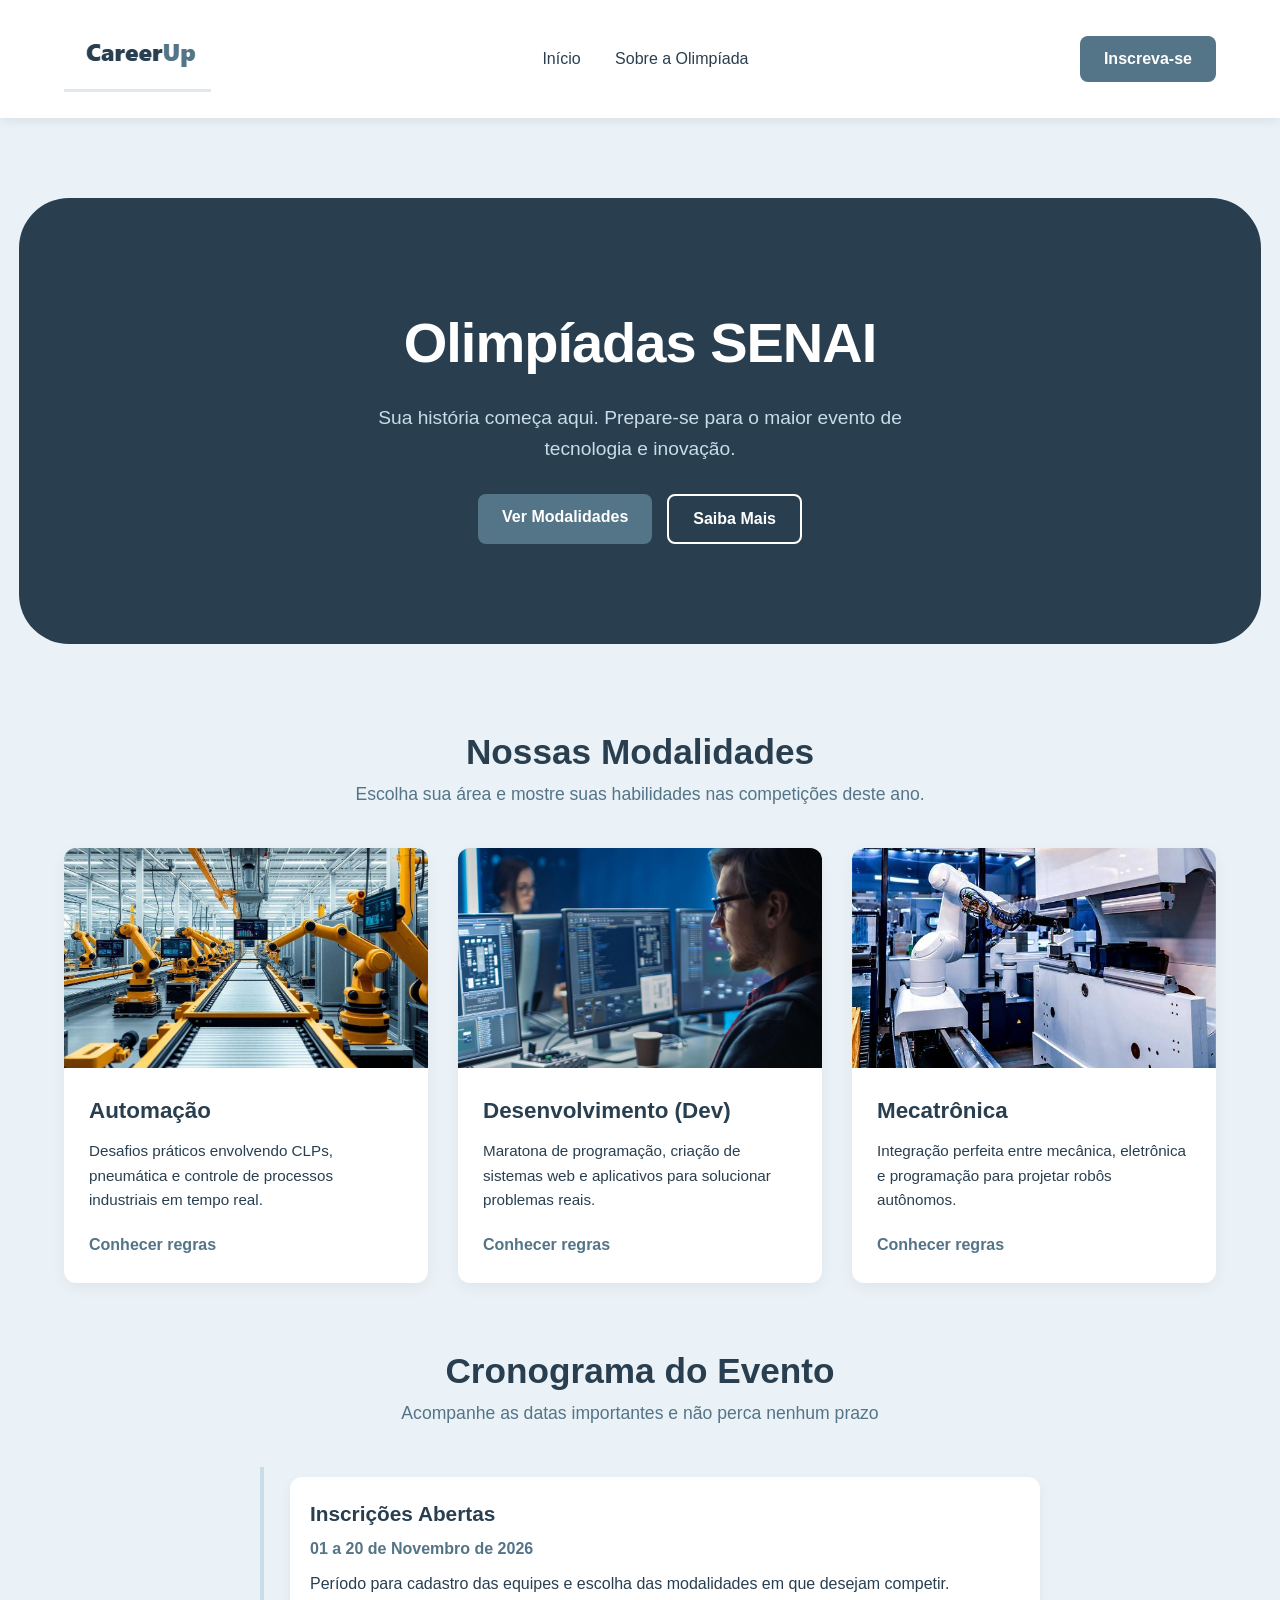
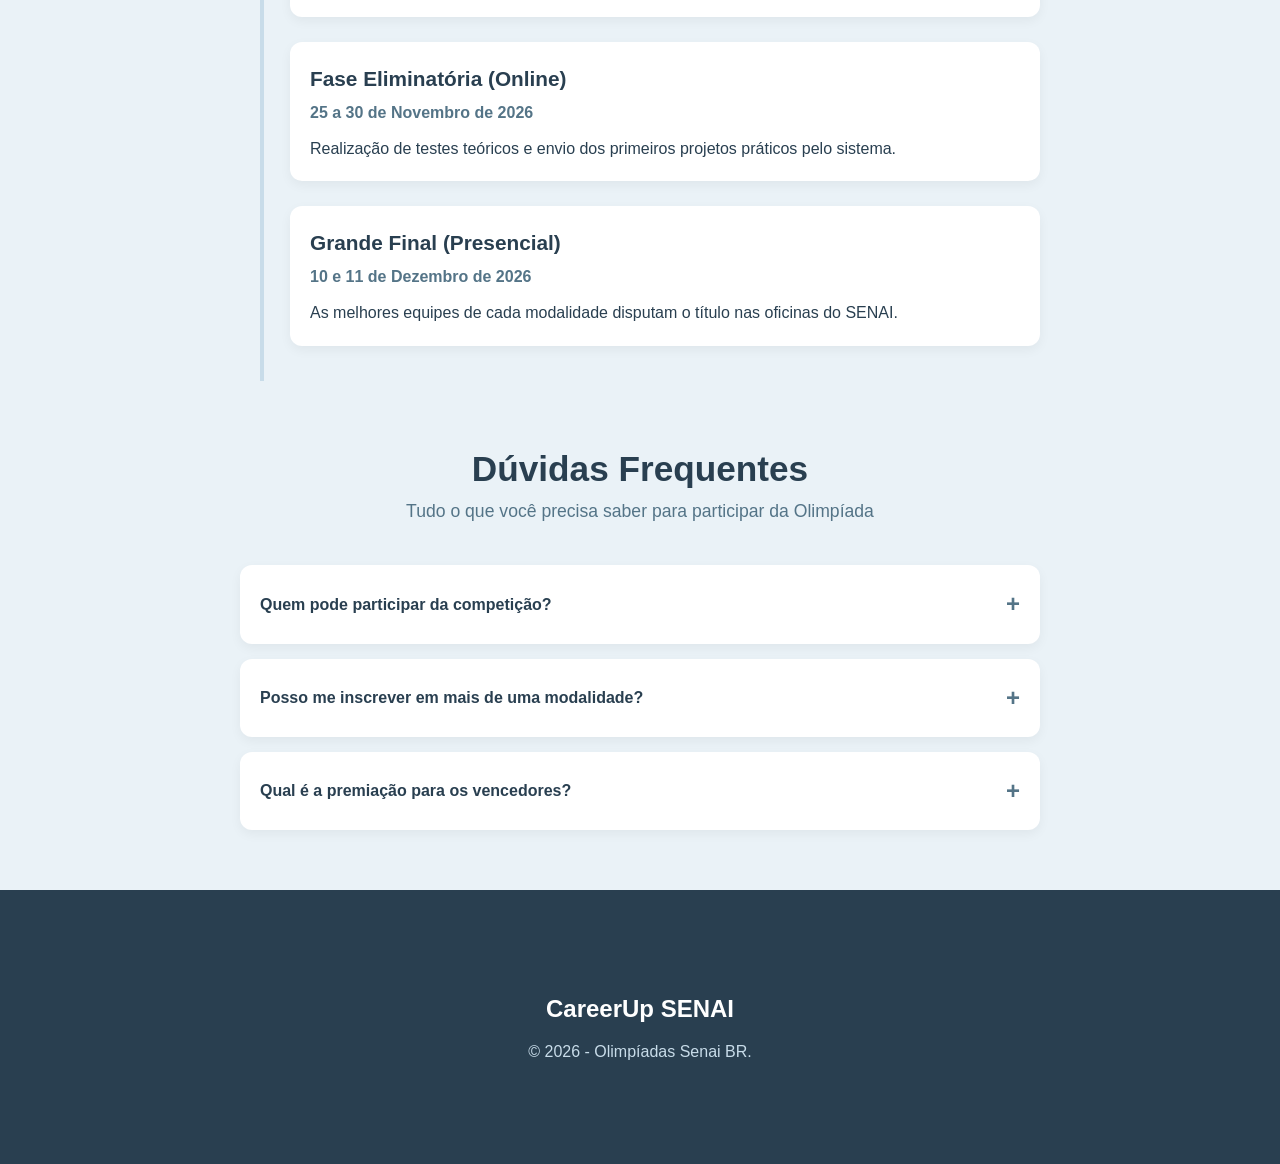
<file: projeto/index.html>
<!DOCTYPE html>
<html lang="pt-BR">
<head>
    <meta charset="UTF-8">
    <meta name="viewport" content="width=device-width, initial-scale=1.0">
    <title>CareerUp | Eventos Esportivos SENAI</title>
    <link rel="stylesheet" href="css/index.css">
</head>
<body>

    <header class="navbar">
        <div class="logo">
            <a href="index.html">
        <img src="imagens/Logoloja.png" alt="Logo CareerUp">
    </a>
  
        </div>
        <nav class="menu-principal">
            <a href="index.html">Início</a>
            <a href="sobre.html">Sobre a Olimpíada</a>
  
        </nav>
        <a href="formulario.html" class="btn-primario">Inscreva-se</a>
    </header>

    <section id="inicio" class="hero-banner">
        <div class="hero-conteudo">
            <h1>Olimpíadas SENAI</h1>
            <p>Sua história começa aqui. Prepare-se para o maior evento de tecnologia e inovação.</p>
            <div class="hero-botoes">
                <a href="#modalidades" class="btn-primario">Ver Modalidades</a>
                <a href="regras_gerais.html" class="btn-secundario">Saiba Mais</a>
            </div>
        </div>
    </section>

    <main id="modalidades" class="container">
        <div class="cabecalho-secao">
            <h2>Nossas Modalidades</h2>
            <p>Escolha sua área e mostre suas habilidades nas competições deste ano.</p>
        </div>

<div class="grid-cards">
            <article class="card">
                <div class="card-imagem">
                    <a href="automacao.html">
                    <img src="imagens/automacao.jpg" alt="Equipamentos de automação industrial" >
                    </a>
                    
                </div>
                <div class="card-conteudo">
                    <h3>Automação</h3>
                    <p>Desafios práticos envolvendo CLPs, pneumática e controle de processos industriais em tempo real.</p>
                    <a href="regras_automacao.html" class="link-card">Conhecer regras </a>
                </div>
            </article>

            <article class="card">
                <div class="card-imagem">
                    <a href="sistemas.html">
                    <img src="imagens/DEV.jpg" alt="Tela de computador com códigos de programação">
                    </a>
                </div>
                <div class="card-conteudo">
                    <h3>Desenvolvimento (Dev)</h3>
                    <p>Maratona de programação, criação de sistemas web e aplicativos para solucionar problemas reais.</p>
                    <a href="regras_dev.html" class="link-card">Conhecer regras </a>
                </div>
            </article>

            <article class="card">
                <div class="card-imagem">
                    <a href="mecatronica.html">
                    <img src="imagens/mecatronica.jpg" alt="Braço robótico de mecatrônica">
                    </a>
                </div>
                <div class="card-conteudo">
                    <h3>Mecatrônica</h3>
                    <p>Integração perfeita entre mecânica, eletrônica e programação para projetar robôs autônomos.</p>
                    <a href="regras_mecatronica.html" class="link-card">Conhecer regras </a>
                </div>
            </article>
        </div>
    <section class="container" id="cronograma">
        <div class="cabecalho-secao">
            <h2>Cronograma do Evento</h2>
            <p>Acompanhe as datas importantes e não perca nenhum prazo</p>
        </div>
        
        <div class="timeline">
            <div class="timeline-item">
                <div class="timeline-dot"></div>
                <div class="timeline-content">
                    <h3>Inscrições Abertas</h3>
                    <p class="data">01 a 20 de Novembro de 2026</p>
                    <p>Período para cadastro das equipes e escolha das modalidades em que desejam competir.</p>
                </div>
            </div>
            
            <div class="timeline-item">
                <div class="timeline-dot"></div>
                <div class="timeline-content">
                    <h3>Fase Eliminatória (Online)</h3>
                    <p class="data">25 a 30 de Novembro de 2026</p>
                    <p>Realização de testes teóricos e envio dos primeiros projetos práticos pelo sistema.</p>
                </div>
            </div>

            <div class="timeline-item">
                <div class="timeline-dot"></div>
                <div class="timeline-content">
                    <h3>Grande Final (Presencial)</h3>
                    <p class="data">10 e 11 de Dezembro de 2026</p>
                    <p>As melhores equipes de cada modalidade disputam o título nas oficinas do SENAI.</p>
                </div>
            </div>
        </div>
    </section>
    <section class="container" id="faq">
        <div class="cabecalho-secao">
            <h2>Dúvidas Frequentes</h2>
            <p>Tudo o que você precisa saber para participar da Olimpíada</p>
        </div>
        
        <div class="faq-lista">
            <details class="faq-item">
                <summary>Quem pode participar da competição?</summary>
                <div class="faq-resposta">
                    <p>Qualquer aluno regularmente matriculado nos cursos técnicos e de aprendizagem industrial do SENAI, desde que forme uma equipe com as regras da sua unidade.</p>
                </div>
            </details>

            <details class="faq-item">
                <summary>Posso me inscrever em mais de uma modalidade?</summary>
                <div class="faq-resposta">
                    <p>Não. Para garantir o foco e a qualidade dos projetos, cada participante só pode estar inscrito em uma única modalidade (Automação, Desenvolvimento ou Mecatrônica).</p>
                </div>
            </details>

            <details class="faq-item">
                <summary>Qual é a premiação para os vencedores?</summary>
                <div class="faq-resposta">
                    <p>As equipes vencedoras receberão medalhas, certificados de excelência técnica e kits exclusivos de ferramentas e softwares das empresas parceiras do SENAI, incluindo a garantia da vaga de estágio de 100% focada nos estudos da nossa parceira comercial a Mercedes-Benz.</p>
                </div>
            </details>
        </div>
    </section>
    </main>

    <footer>
        <div class="container rodape-conteudo">
            <div class="rodape-logo">CareerUp SENAI</div>
            <p>&copy; 2026 - Olimpíadas Senai BR.</p>
        </div>
    </footer>

</body>
</html>
</file>
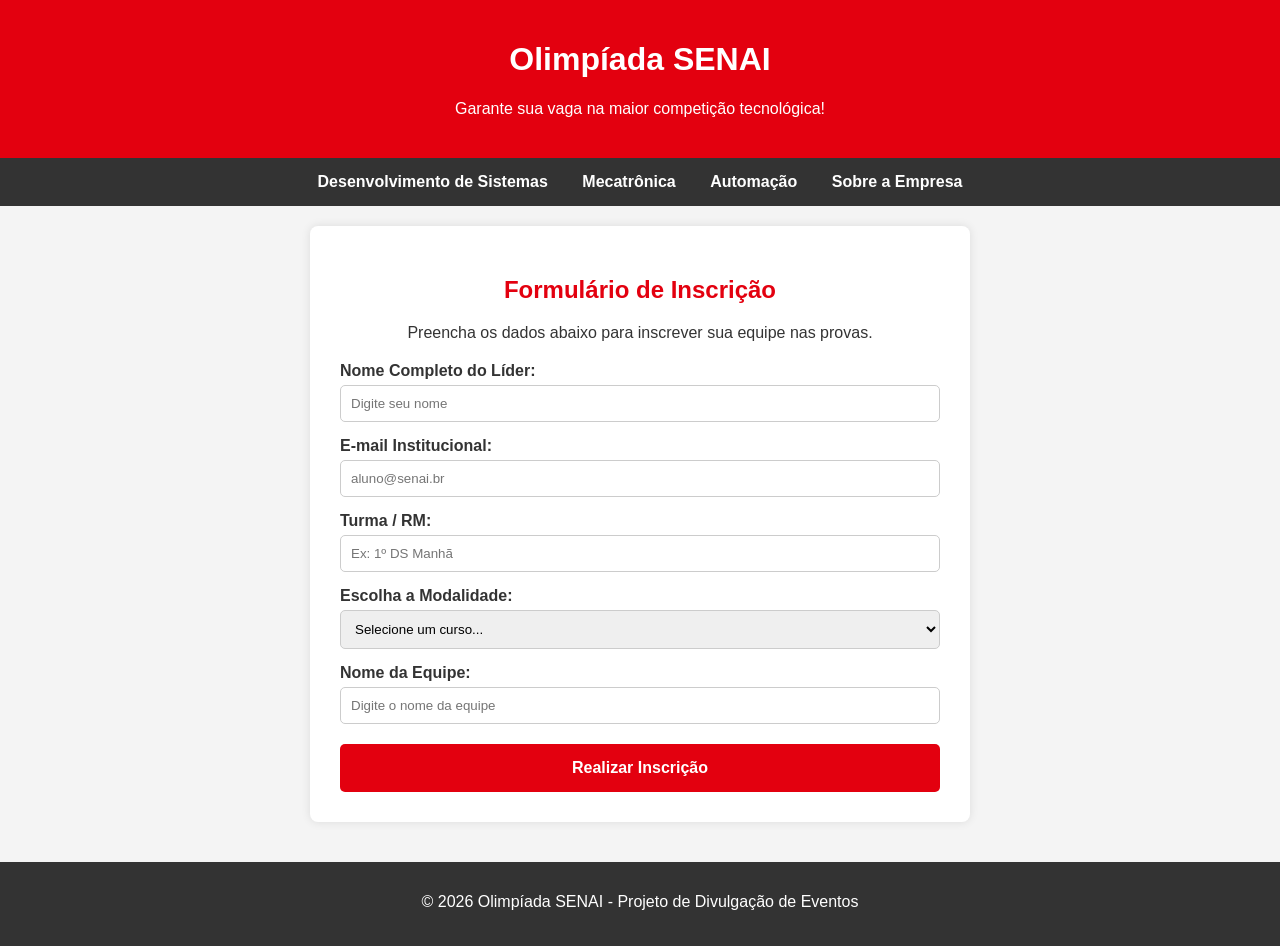
<file: formulario.html>
<!DOCTYPE html>
<html lang="pt-BR">
<head>
    <meta charset="UTF-8">
    <meta name="viewport" content="width=device-width, initial-scale=1.0">
    <title>Inscrição - Olimpíada SENAI</title>
    <link rel="stylesheet" href="formulario.css">
</head>
<body>

    <header>
        <h1>Olimpíada SENAI</h1>
        <p>Garante sua vaga na maior competição tecnológica!</p>
    </header>

    <nav>
        <a href="sistemas.html">Desenvolvimento de Sistemas</a>
        <a href="mecatronica.html">Mecatrônica</a>
        <a href="automacao.html">Automação</a>
        <a href="empresa.html">Sobre a Empresa</a>
    </nav>

    <main>
        <section id="formulario">
            <h2>Formulário de Inscrição</h2>
            <p>Preencha os dados abaixo para inscrever sua equipe nas provas.</p>
            
            <form method="post">
                <div class="campo">
                    <label for="nome">Nome Completo do Líder:</label>
                    <input type="text" id="nome" name="nome" required placeholder="Digite seu nome">
                </div>

                <div class="campo">
                    <label for="email">E-mail Institucional:</label>
                    <input type="email" id="email" name="email" required placeholder="aluno@senai.br">
                </div>

                <div class="campo">
                    <label for="turma">Turma / RM:</label>
                    <input type="text" id="turma" name="turma" required placeholder="Ex: 1º DS Manhã">
                </div>

                <div class="campo">
                    <label for="modalidade">Escolha a Modalidade:</label>
                    <select id="modalidade" name="modalidade" required>
                        <option value="">Selecione um curso...</option>
                        <option value="sistemas">Desenvolvimento de Sistemas</option>
                        <option value="mecatronica">Mecatrônica</option>
                        <option value="automacao">Automação Industrial</option>
                    </select>
                </div>

                <div class="campo">
                    <label for="equipe">Nome da Equipe:</label>
                    <input type="text" id="equipe" name="equipe" required placeholder="Digite o nome da equipe">
                </div>

                <button type="submit" class="botao-enviar">Realizar Inscrição</button>
            </form>
        </section>
    </main>

    <footer>
        <p>&copy; 2026 Olimpíada SENAI - Projeto de Divulgação de Eventos</p>
    </footer>

</body>
</html>
</file>
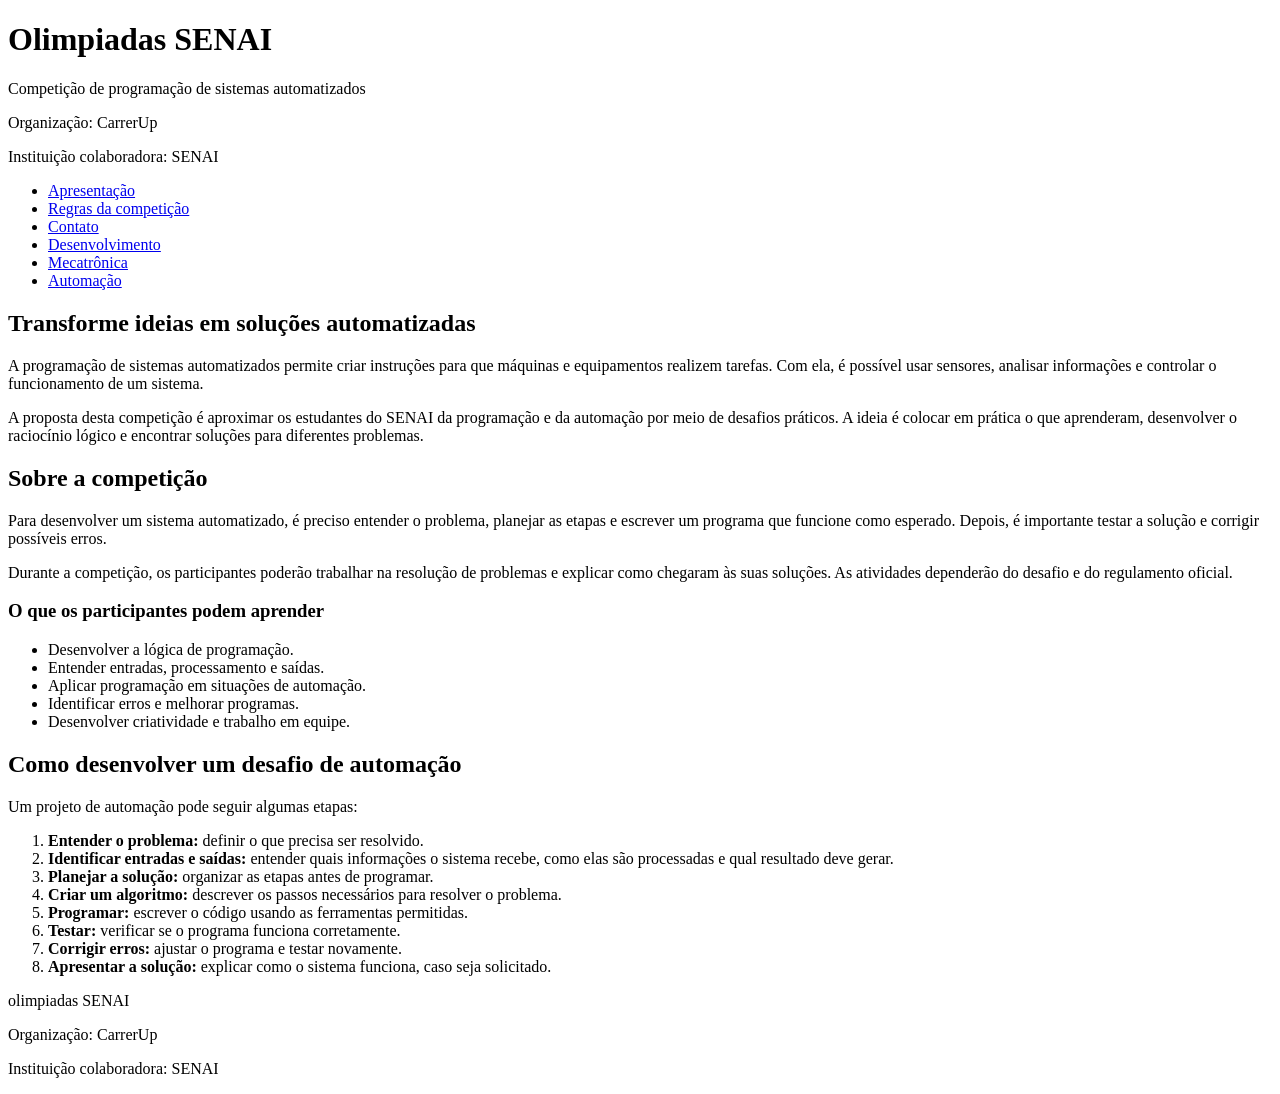
<file: pagina_competicao_automacao.html>
<!DOCTYPE html>
<html lang="pt-BR">
<head>
    <meta charset="UTF-8">
    <meta name="viewport" content="width=device-width, initial-scale=1.0">
    <title>Olimpiadas SENAI</title>
</head>
<body>

    <header>
        <h1>Olimpiadas SENAI</h1>
            <p>Competição de programação de sistemas automatizados</p>
            <p>Organização: CarrerUp</p>
            <p>Instituição colaboradora: SENAI</p>

        <nav>
            <ul>
                <li><a href="index.html">Apresentação</a></li>
                <li><a href="regras.html">Regras da competição</a></li>
                <li><a href="contato.html">Contato</a></li>
                <li><a href="dev.html">Desenvolvimento</a></li>
                <li><a href="mecatronica.html">Mecatrônica</a></li>
                <li><a href="automacao.html">Automação</a></li>
            </ul>
        </nav>
    </header>

    <main>
        <section id="apresentacao">
            <h2>Transforme ideias em soluções automatizadas</h2>

            <p>
                A programação de sistemas automatizados permite criar
                instruções para que máquinas e equipamentos realizem
                tarefas. Com ela, é possível usar sensores, analisar
                informações e controlar o funcionamento de um sistema.
            </p>

            <p>
                A proposta desta competição é aproximar os estudantes
                do SENAI da programação e da automação por meio de
                desafios práticos. A ideia é colocar em prática o que
                aprenderam, desenvolver o raciocínio lógico e encontrar
                soluções para diferentes problemas.
            </p>
        </section>

        <section id="sobre">
            <h2>Sobre a competição</h2>

                <p>
                    Para desenvolver um sistema automatizado, é preciso
                    entender o problema, planejar as etapas e escrever um
                    programa que funcione como esperado. Depois, é
                    importante testar a solução e corrigir possíveis erros.
                </p>

                <p>
                    Durante a competição, os participantes poderão
                    trabalhar na resolução de problemas e explicar como
                    chegaram às suas soluções. As atividades dependerão
                    do desafio e do regulamento oficial.
                </p>

            <h3>O que os participantes podem aprender</h3>

            <ul>
                <li>Desenvolver a lógica de programação.</li>
                <li>Entender entradas, processamento e saídas.</li>
                <li>Aplicar programação em situações de automação.</li>
                <li>Identificar erros e melhorar programas.</li>
                <li>Desenvolver criatividade e trabalho em equipe.</li>
            </ul>
        </section>

        <section id="etapas">
            <h2>Como desenvolver um desafio de automação</h2>

            <p>
                Um projeto de automação pode seguir algumas etapas:
            </p>

            <ol>
                <li>
                    <strong>Entender o problema:</strong>
                    definir o que precisa ser resolvido.
                </li>
                <li>
                    <strong>Identificar entradas e saídas:</strong>
                    entender quais informações o sistema recebe,
                    como elas são processadas e qual resultado deve gerar.
                </li>
                <li>
                    <strong>Planejar a solução:</strong>
                    organizar as etapas antes de programar.
                </li>
                <li>
                    <strong>Criar um algoritmo:</strong>
                    descrever os passos necessários para resolver o problema.
                </li>
                <li>
                    <strong>Programar:</strong>
                    escrever o código usando as ferramentas permitidas.
                </li>
                <li>
                    <strong>Testar:</strong>
                    verificar se o programa funciona corretamente.
                </li>
                <li>
                    <strong>Corrigir erros:</strong>
                    ajustar o programa e testar novamente.
                </li>
                <li>
                    <strong>Apresentar a solução:</strong>
                    explicar como o sistema funciona, caso seja solicitado.
                </li>
            </ol>
        </section>
    </main>

    <footer>
        <p>olimpiadas SENAI</p>
        <p>Organização: CarrerUp</p>
        <p>Instituição colaboradora: SENAI</p>
    </footer>

</body>
</html>
</file>
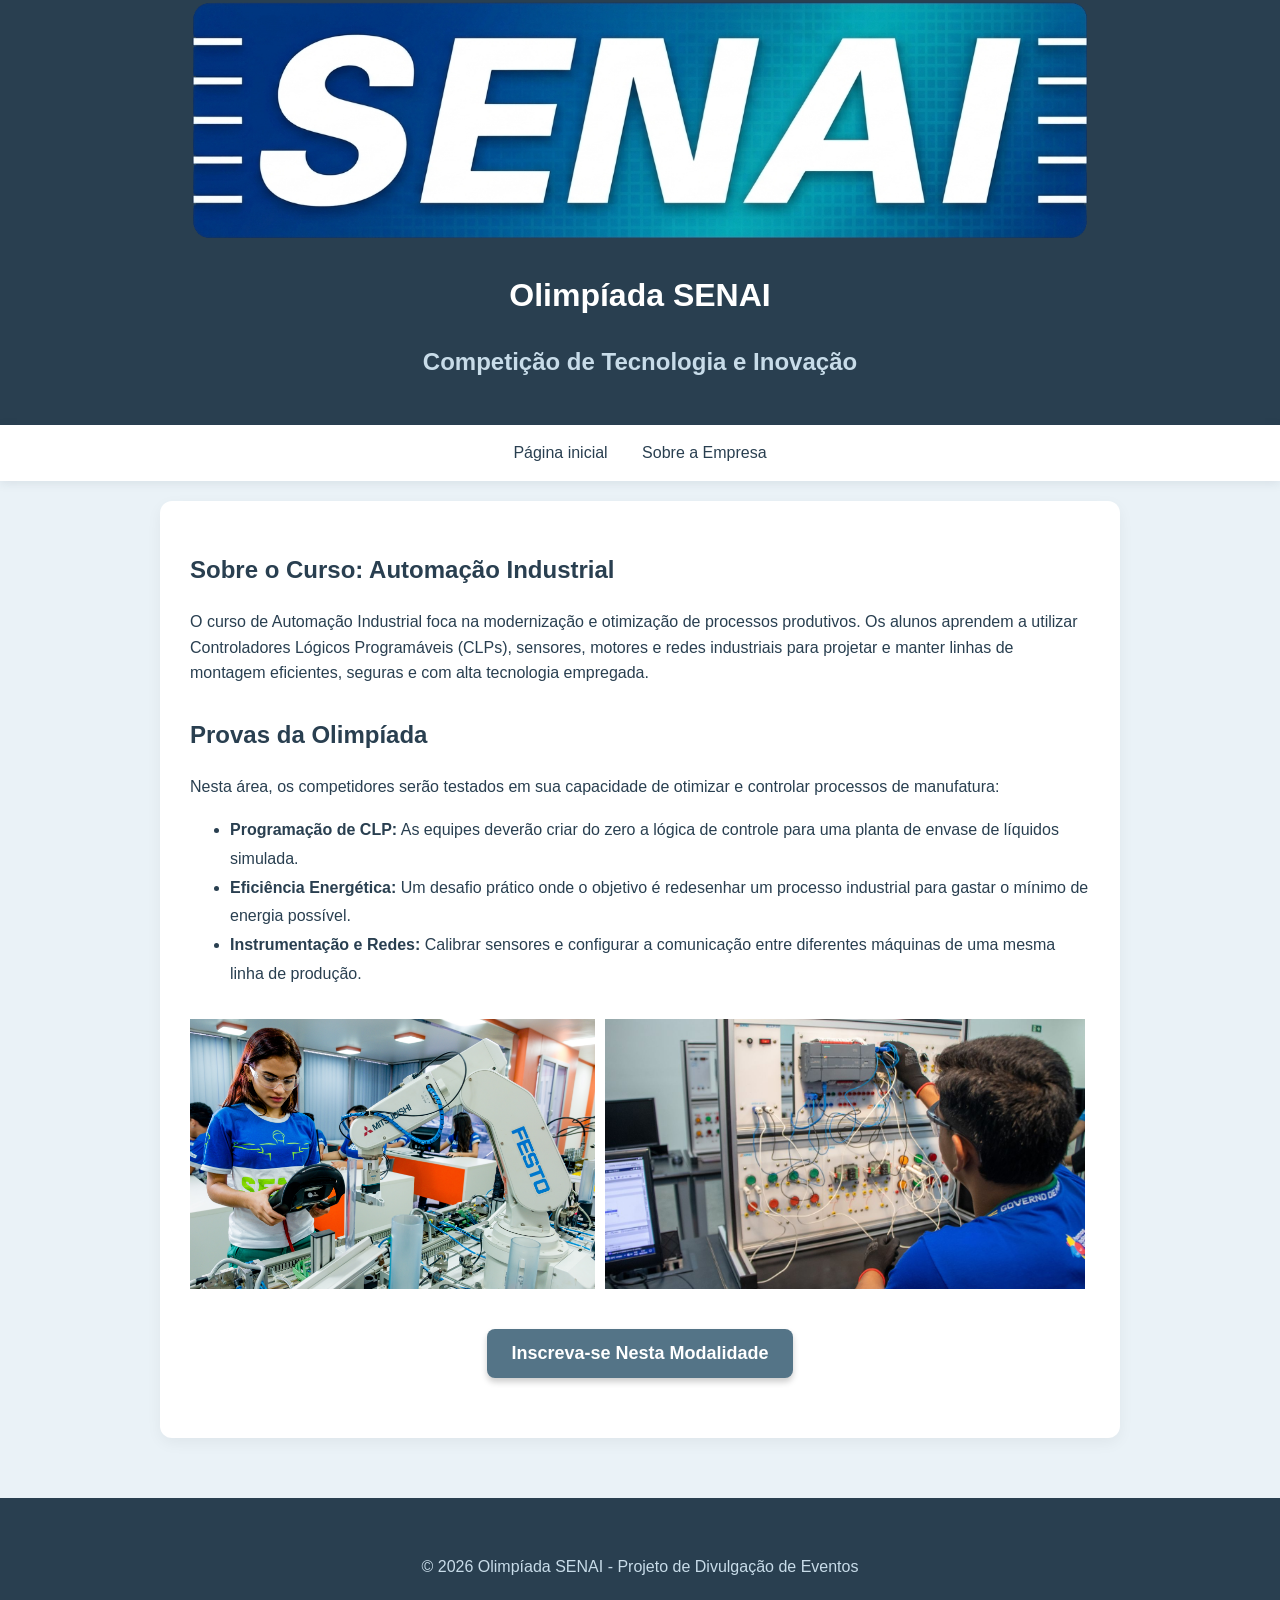
<file: projeto/automacao.html>
<!DOCTYPE html>
<html lang="pt-BR">
<head>
    <meta charset="UTF-8">
    <meta name="viewport" content="width=device-width, initial-scale=1.0">
    <title>Automação Industrial - Olimpíada SENAI</title>
    <link rel="stylesheet" href="css/automacao.css">
</head>
<body>

    <header>
        <img src="imagens/senai_logo_sem_fundo.png" alt="Logo do SENAI" class="logo">
        <h1>Olimpíada SENAI</h1>
        <p>Competição de Tecnologia e Inovação</p>
    </header>

    <nav>
        <a href="index.html">Página inicial</a>
        <a href="sobre.html">Sobre a Empresa</a>
    </nav>

    <main>
        <section id="sobre-curso">
            <h2>Sobre o Curso: Automação Industrial</h2>
            <p>O curso de Automação Industrial foca na modernização e otimização de processos produtivos. Os alunos aprendem a utilizar Controladores Lógicos Programáveis (CLPs), sensores, motores e redes industriais para projetar e manter linhas de montagem eficientes, seguras e com alta tecnologia empregada.</p>
        </section>

        <section id="provas">
            <h2>Provas da Olimpíada</h2>
            <p>Nesta área, os competidores serão testados em sua capacidade de otimizar e controlar processos de manufatura:</p>
            <ul>
                <li><strong>Programação de CLP:</strong> As equipes deverão criar do zero a lógica de controle para uma planta de envase de líquidos simulada.</li>
                <li><strong>Eficiência Energética:</strong> Um desafio prático onde o objetivo é redesenhar um processo industrial para gastar o mínimo de energia possível.</li>
                <li><strong>Instrumentação e Redes:</strong> Calibrar sensores e configurar a comunicação entre diferentes máquinas de uma mesma linha de produção.</li>
            </ul>
        </section>

        <section>
            <div class="galeria">
                <img src="imagens/Automacao Industrial (11).jpg" alt="Imagem Automação 1">
                <img src="imagens/atm.jpg" alt="Imagem Automação 2">
            </div>
        </section>

        <section>
            <div style="text-align: center; margin-top: 40px; margin-bottom: 20px;">
                <a href="formulario.html" class="botao-inscreva-se">Inscreva-se Nesta Modalidade</a>
            </div>
        </section>
    </main>

    <footer>
        <p>&copy; 2026 Olimpíada SENAI - Projeto de Divulgação de Eventos</p>
    </footer>

</body>
</html>
</file>
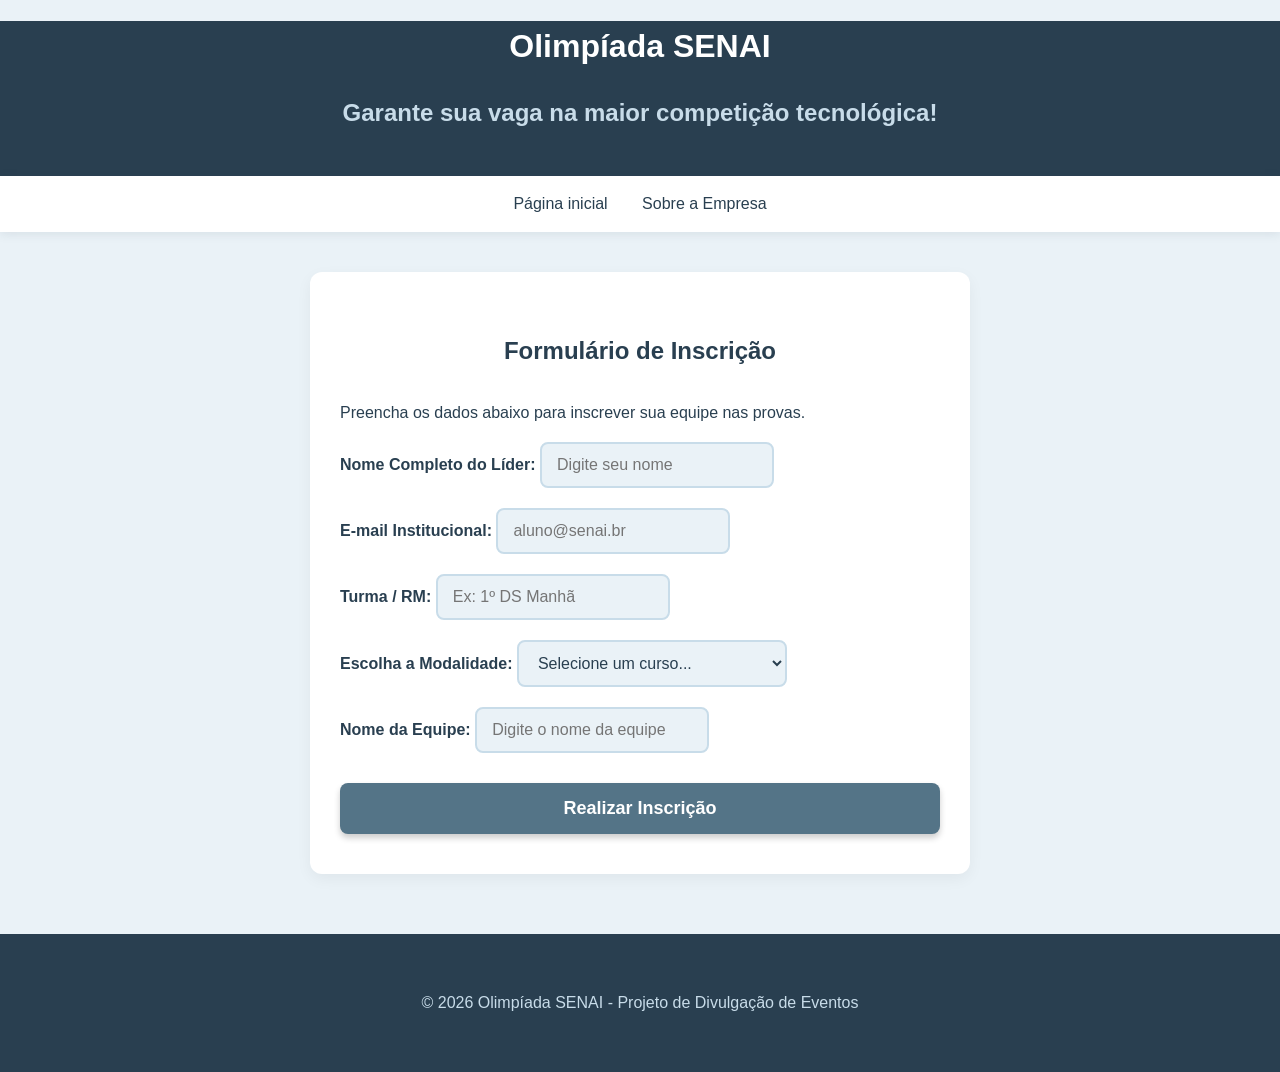
<file: projeto/formulario.html>
<!DOCTYPE html>
<html lang="pt-BR">

<head>
    <meta charset="UTF-8">
    <meta name="viewport" content="width=device-width, initial-scale=1.0">
    <title>Inscrição - Olimpíada SENAI</title>
    <link rel="stylesheet" href="css/formulario.css">
</head>

<body>

    <header>
        <h1>Olimpíada SENAI</h1>
        <p>Garante sua vaga na maior competição tecnológica!</p>
    </header>

    <nav>
        <a href="index.html">Página inicial</a>
        <a href="sobre.html">Sobre a Empresa</a>
    </nav>

    <main>
        <section id="formulario">
            <h2>Formulário de Inscrição</h2>
            <p>Preencha os dados abaixo para inscrever sua equipe nas provas.</p>

            <form method="post">
                <div class="campo">
                    <label for="nome">Nome Completo do Líder:</label>
                    <input type="text" id="nome" name="nome" required placeholder="Digite seu nome">
                </div>

                <div class="campo">
                    <label for="email">E-mail Institucional:</label>
                    <input type="email" id="email" name="email" required placeholder="aluno@senai.br">
                </div>

                <div class="campo">
                    <label for="turma">Turma / RM:</label>
                    <input type="text" id="turma" name="turma" required placeholder="Ex: 1º DS Manhã">
                </div>

                <div class="campo">
                    <label for="modalidade">Escolha a Modalidade:</label>
                    <select id="modalidade" name="modalidade" required>
                        <option value="">Selecione um curso...</option>
                        <option value="sistemas">Desenvolvimento de Sistemas</option>
                        <option value="mecatronica">Mecatrônica</option>
                        <option value="automacao">Automação Industrial</option>
                    </select>
                </div>

                <div class="campo">
                    <label for="equipe">Nome da Equipe:</label>
                    <input type="text" id="equipe" name="equipe" required placeholder="Digite o nome da equipe">
                </div>

                <button type="submit" class="botao-enviar">Realizar Inscrição</button>
            </form>
        </section>
    </main>

    <footer>
        <p>&copy; 2026 Olimpíada SENAI - Projeto de Divulgação de Eventos</p>
    </footer>

</body>

</html>
</file>
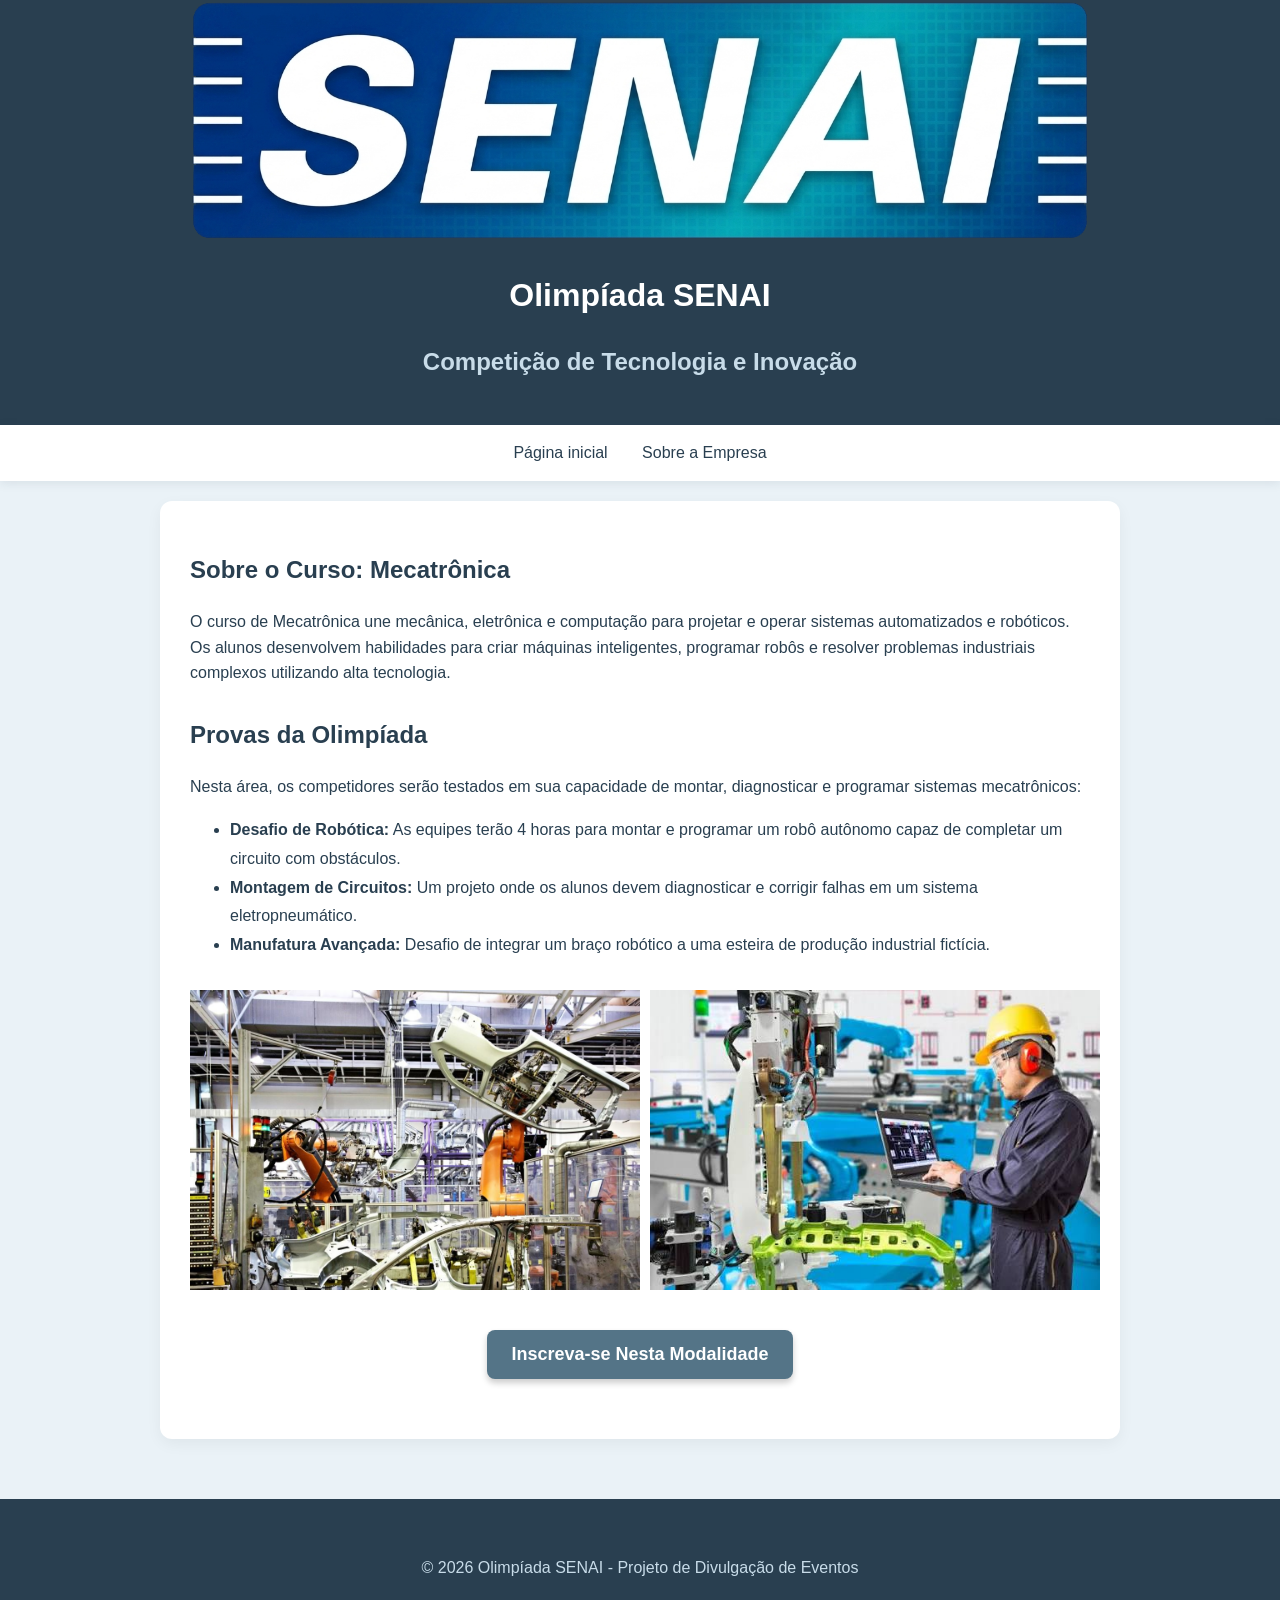
<file: projeto/mecatronica.html>
<!DOCTYPE html>
<html lang="pt-BR">

<head>
    <meta charset="UTF-8">
    <meta name="viewport" content="width=device-width, initial-scale=1.0">
    <title>Mecatrônica - Olimpíada SENAI</title>
    <link rel="stylesheet" href="css/mecatronica.css">
</head>

<body>

    <header>
        <img src="imagens/senai_logo_sem_fundo.png" alt="Logo do SENAI" class="logo">
        <h1>Olimpíada SENAI</h1>
        <p>Competição de Tecnologia e Inovação</p>
    </header>

    <nav>
        <a href="index.html">Página inicial</a>
        <a href="sobre.html">Sobre a Empresa</a>
    </nav>

    <main>
        <section id="sobre-curso">
            <h2>Sobre o Curso: Mecatrônica</h2>
            <p>O curso de Mecatrônica une mecânica, eletrônica e computação para projetar e operar sistemas
                automatizados e robóticos. Os alunos desenvolvem habilidades para criar máquinas inteligentes, programar
                robôs e resolver problemas industriais complexos utilizando alta tecnologia.</p>
        </section>

        <section id="provas">
            <h2>Provas da Olimpíada</h2>
            <p>Nesta área, os competidores serão testados em sua capacidade de montar, diagnosticar e programar sistemas
                mecatrônicos:</p>
            <ul>
                <li><strong>Desafio de Robótica:</strong> As equipes terão 4 horas para montar e programar um robô
                    autônomo capaz de completar um circuito com obstáculos.</li>
                <li><strong>Montagem de Circuitos:</strong> Um projeto onde os alunos devem diagnosticar e corrigir
                    falhas em um sistema eletropneumático.</li>
                <li><strong>Manufatura Avançada:</strong> Desafio de integrar um braço robótico a uma esteira de
                    produção industrial fictícia.</li>
            </ul>
        </section>

        <section>
            <div class="galeria">
                <img src="imagens/-senai-tecnico-mecatronica_270577_img.jpg" alt="Imagem Mecatrônica 1">
                <img src="imagens/meca.jpg" alt="Imagem Mecatrônica 2">
            </div>
        </section>

        <section>
            <div style="text-align: center; margin-top: 40px; margin-bottom: 20px;">
                <a href="formulario.html" class="botao-inscreva-se">Inscreva-se Nesta Modalidade</a>
            </div>
        </section>
    </main>

    <footer>
        <p>&copy; 2026 Olimpíada SENAI - Projeto de Divulgação de Eventos</p>
    </footer>

</body>

</html>
</file>
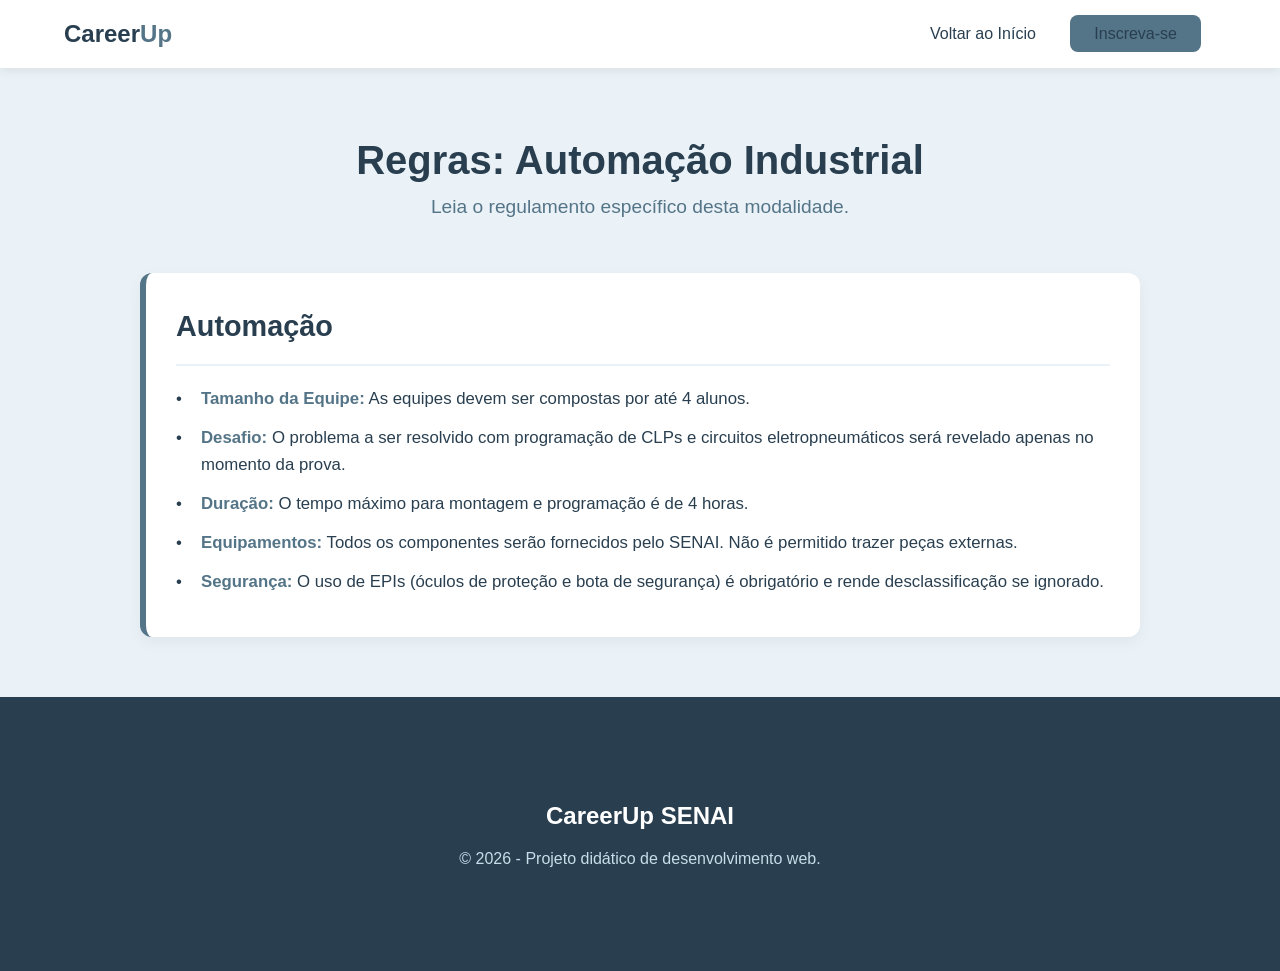
<file: projeto/regras_automacao.html>
<!DOCTYPE html>
<html lang="pt-BR">
<head>
    <meta charset="UTF-8">
    <meta name="viewport" content="width=device-width, initial-scale=1.0">
    <title>Regras Automação - CareerUp SENAI</title>
    <link rel="stylesheet" href="css/regras.css">
</head>
<body>
    <header class="navbar">
        <div class="logo">Career<span>Up</span></div>
        <nav class="menu-principal">
            <a href="index.html">Voltar ao Início</a>
            <a href="formulario.html" class="btn-primario">Inscreva-se</a>
        </nav>
    </header>

    <main class="container">
        <div class="cabecalho-secao">
            <h2>Regras: Automação Industrial</h2>
            <p>Leia o regulamento específico desta modalidade.</p>
        </div>

        <div class="grid-regras">
            <section class="card-regra">
                <div class="titulo-regra">
                    
                    <h3>Automação</h3>
                </div>
                <ul class="lista-regras">
                    <li><strong>Tamanho da Equipe:</strong> As equipes devem ser compostas por até 4 alunos.</li>
                    <li><strong>Desafio:</strong> O problema a ser resolvido com programação de CLPs e circuitos eletropneumáticos será revelado apenas no momento da prova.</li>
                    <li><strong>Duração:</strong> O tempo máximo para montagem e programação é de 4 horas.</li>
                    <li><strong>Equipamentos:</strong> Todos os componentes serão fornecidos pelo SENAI. Não é permitido trazer peças externas.</li>
                    <li><strong>Segurança:</strong> O uso de EPIs (óculos de proteção e bota de segurança) é obrigatório e rende desclassificação se ignorado.</li>
                </ul>
            </section>
        </div>
    </main>

    <footer>
        <div class="container rodape-conteudo">
            <div class="rodape-logo">CareerUp SENAI</div>
            <p>&copy; 2026 - Projeto didático de desenvolvimento web.</p>
        </div>
    </footer>
</body>
</html>
</file>
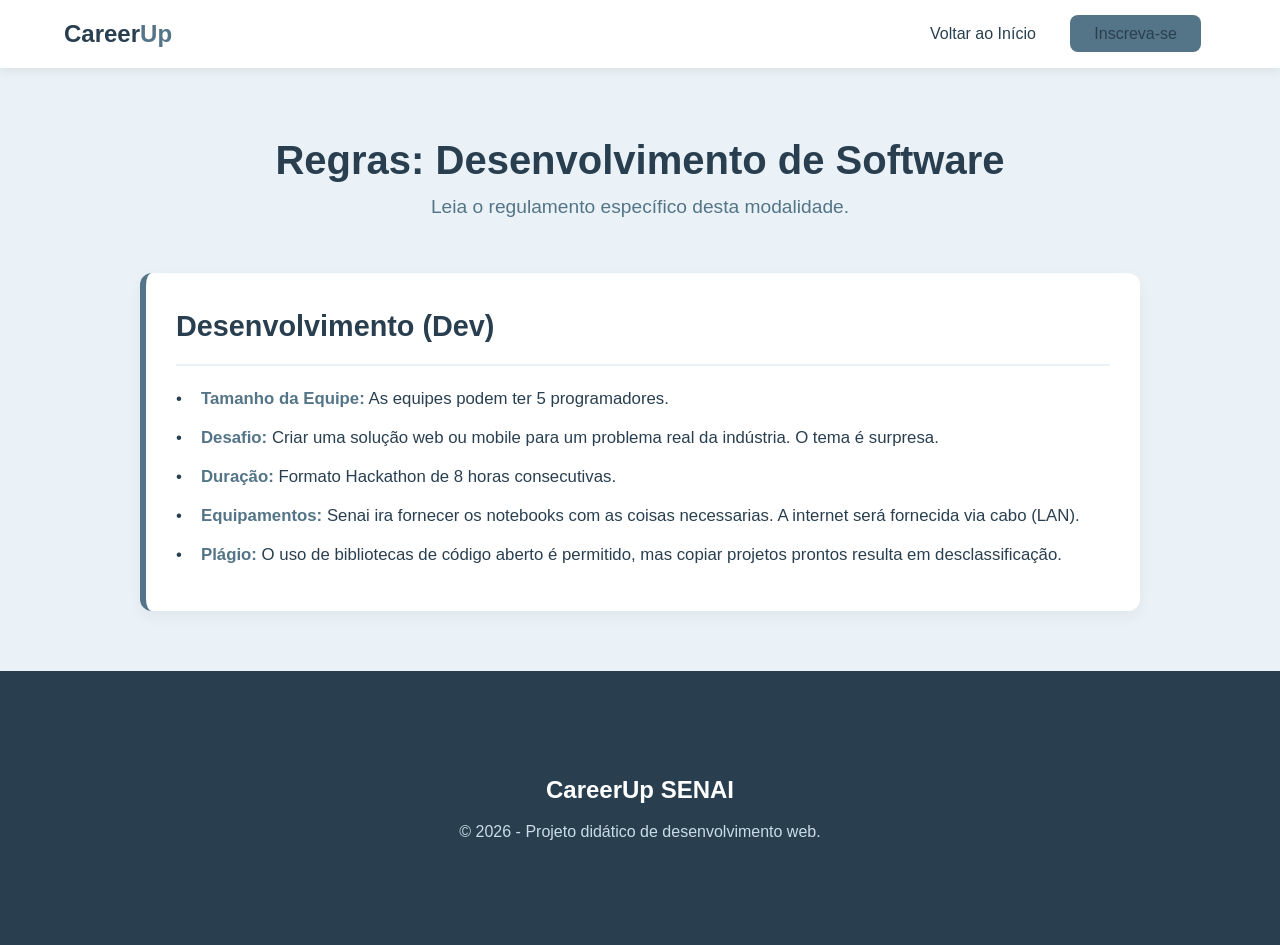
<file: projeto/regras_dev.html>
<!DOCTYPE html>
<html lang="pt-BR">
<head>
    <meta charset="UTF-8">
    <meta name="viewport" content="width=device-width, initial-scale=1.0">
    <title>Regras Desenvolvimento - CareerUp SENAI</title>
    <link rel="stylesheet" href="css/regras.css">
</head>
<body>
    <header class="navbar">
        <div class="logo">Career<span>Up</span></div>
        <nav class="menu-principal">
            <a href="index.html">Voltar ao Início</a>
            <a href="formulario.html" class="btn-primario">Inscreva-se</a>
        </nav>
    </header>

    <main class="container">
        <div class="cabecalho-secao">
            <h2>Regras: Desenvolvimento de Software</h2>
            <p>Leia o regulamento específico desta modalidade.</p>
        </div>

        <div class="grid-regras">
            <section class="card-regra">
                <div class="titulo-regra">
                    
                    <h3>Desenvolvimento (Dev)</h3>
                </div>
                <ul class="lista-regras">
                    <li><strong>Tamanho da Equipe:</strong> As equipes podem ter 5 programadores.</li>
                    <li><strong>Desafio:</strong> Criar uma solução web ou mobile para um problema real da indústria. O tema é surpresa.</li>
                    <li><strong>Duração:</strong> Formato Hackathon de 8 horas consecutivas.</li>
                    <li><strong>Equipamentos:</strong> Senai ira fornecer os notebooks com as coisas necessarias. A internet será fornecida via cabo (LAN).</li>
                    <li><strong>Plágio:</strong> O uso de bibliotecas de código aberto é permitido, mas copiar projetos prontos resulta em desclassificação.</li>
                </ul>
            </section>
        </div>
    </main>

    <footer>
        <div class="container rodape-conteudo">
            <div class="rodape-logo">CareerUp SENAI</div>
            <p>&copy; 2026 - Projeto didático de desenvolvimento web.</p>
        </div>
    </footer>
</body>
</html>
</file>
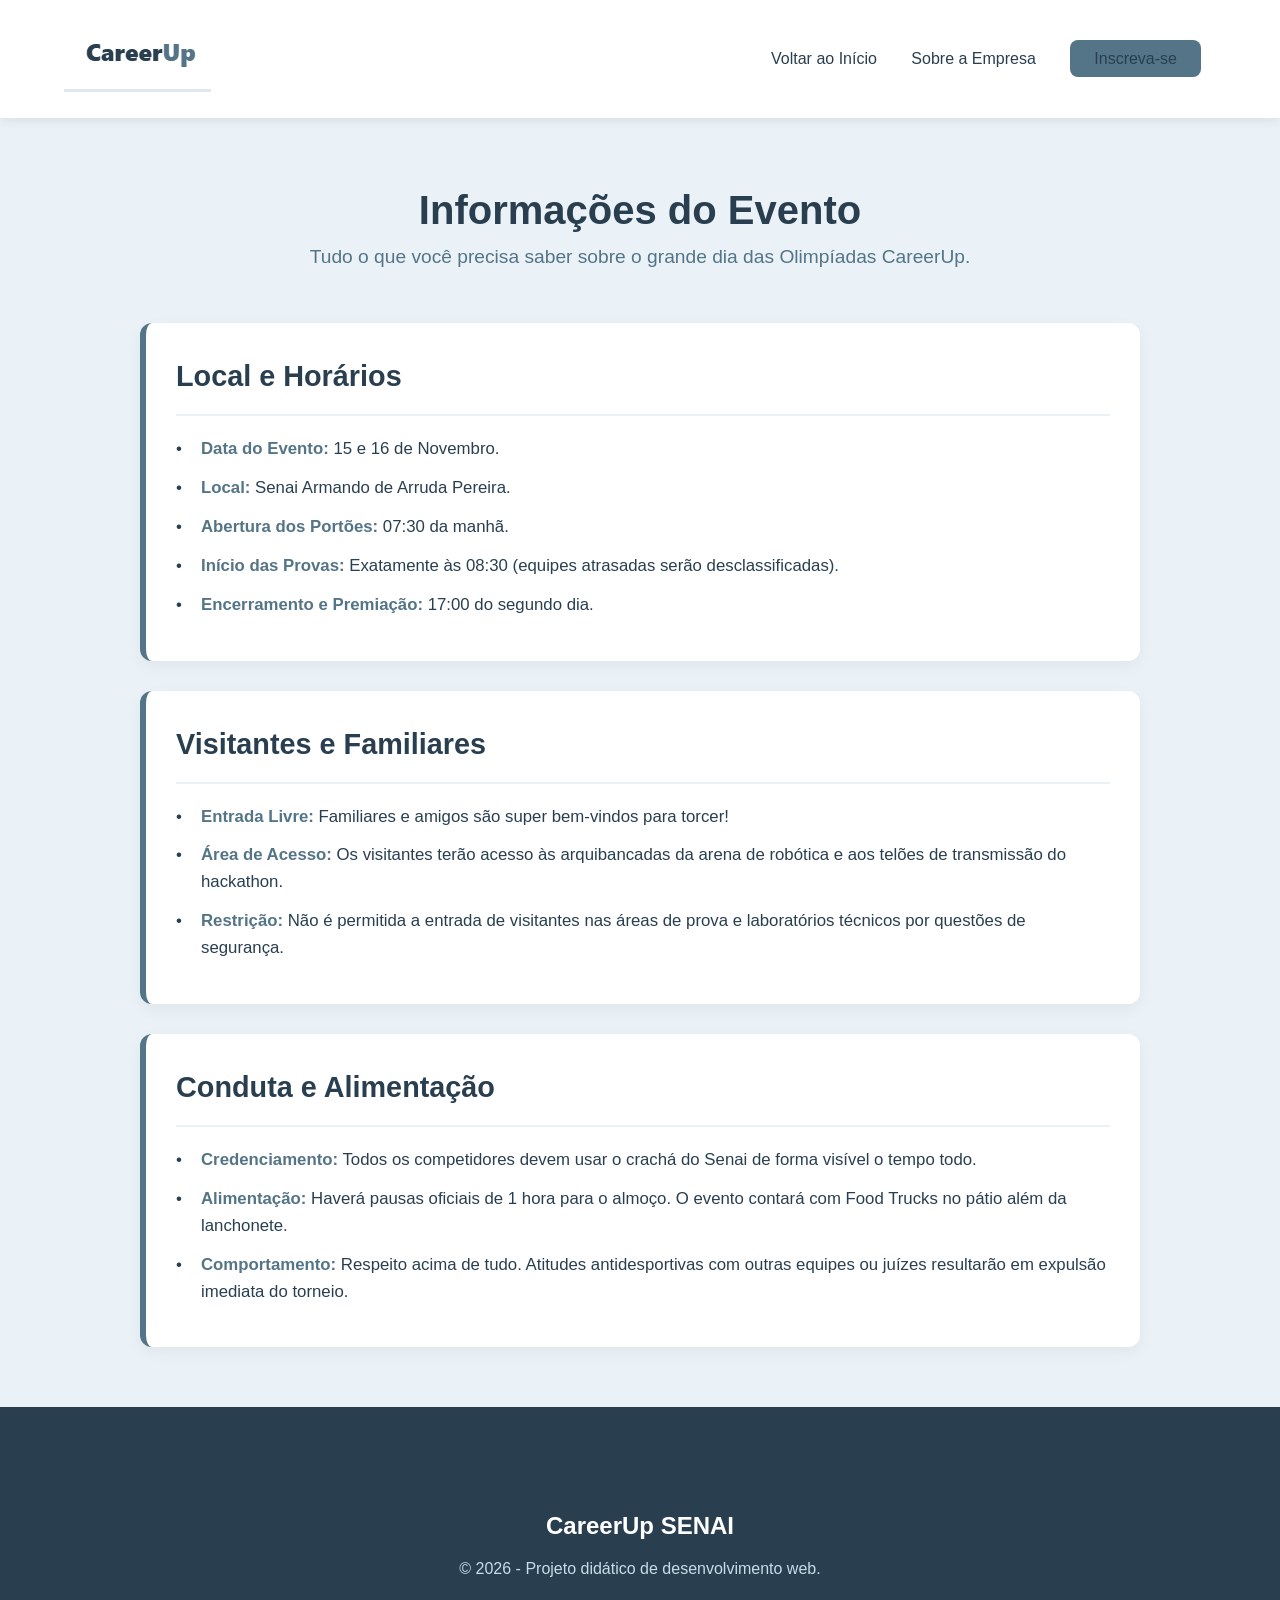
<file: projeto/regras_gerais.html>
<!DOCTYPE html>
<html lang="pt-BR">
<head>
    <meta charset="UTF-8">
    <meta name="viewport" content="width=device-width, initial-scale=1.0">
    <title>Regras Gerais e Informações - CareerUp SENAI</title>
    <link rel="stylesheet" href="css/regras.css">
</head>
<body>

    <header class="navbar">
        <div class="logo">
            <a href="index.html">
                <img src="imagens/Logoloja.png" alt="Logo CareerUp">
            </a>
        </div>
        <nav class="menu-principal">
            <a href="index.html">Voltar ao Início</a>
            <a href="sobre.html">Sobre a Empresa</a>
            <a href="formulario.html" class="btn-primario">Inscreva-se</a>
        </nav>
    </header>

    <main class="container">
        <div class="cabecalho-secao">
            <h2>Informações do Evento</h2>
            <p>Tudo o que você precisa saber sobre o grande dia das Olimpíadas CareerUp.</p>
        </div>

        <div class="grid-regras">
            
            <section class="card-regra">
                <div class="titulo-regra">
                    
                    <h3>Local e Horários</h3>
                </div>
                <ul class="lista-regras">
                    <li><strong>Data do Evento:</strong> 15 e 16 de Novembro.</li>
                    <li><strong>Local:</strong> Senai Armando de Arruda Pereira.</li>
                    <li><strong>Abertura dos Portões:</strong> 07:30 da manhã.</li>
                    <li><strong>Início das Provas:</strong> Exatamente às 08:30 (equipes atrasadas serão desclassificadas).</li>
                    <li><strong>Encerramento e Premiação:</strong> 17:00 do segundo dia.</li>
                </ul>
            </section>

            <section class="card-regra">
                <div class="titulo-regra">
                    
                    <h3>Visitantes e Familiares</h3>
                </div>
                <ul class="lista-regras">
                    <li><strong>Entrada Livre:</strong> Familiares e amigos são super bem-vindos para torcer!</li>
                    <li><strong>Área de Acesso:</strong> Os visitantes terão acesso às arquibancadas da arena de robótica e aos telões de transmissão do hackathon.</li>
                    <li><strong>Restrição:</strong> Não é permitida a entrada de visitantes nas áreas de prova e laboratórios técnicos por questões de segurança.</li>
                </ul>
            </section>

            <section class="card-regra">
                <div class="titulo-regra">
                    
                    <h3>Conduta e Alimentação</h3>
                </div>
                <ul class="lista-regras">
                    <li><strong>Credenciamento:</strong> Todos os competidores devem usar o crachá do Senai de forma visível o tempo todo.</li>
                    <li><strong>Alimentação:</strong> Haverá pausas oficiais de 1 hora para o almoço. O evento contará com Food Trucks no pátio além da lanchonete.</li>
                    <li><strong>Comportamento:</strong> Respeito acima de tudo. Atitudes antidesportivas com outras equipes ou juízes resultarão em expulsão imediata do torneio.</li>
                </ul>
            </section>

        </div>
    </main>

    <footer>
        <div class="container rodape-conteudo">
            <div class="rodape-logo">CareerUp SENAI</div>
            <p>&copy; 2026 - Projeto didático de desenvolvimento web.</p>
        </div>
    </footer>

</body>
</html>
</file>
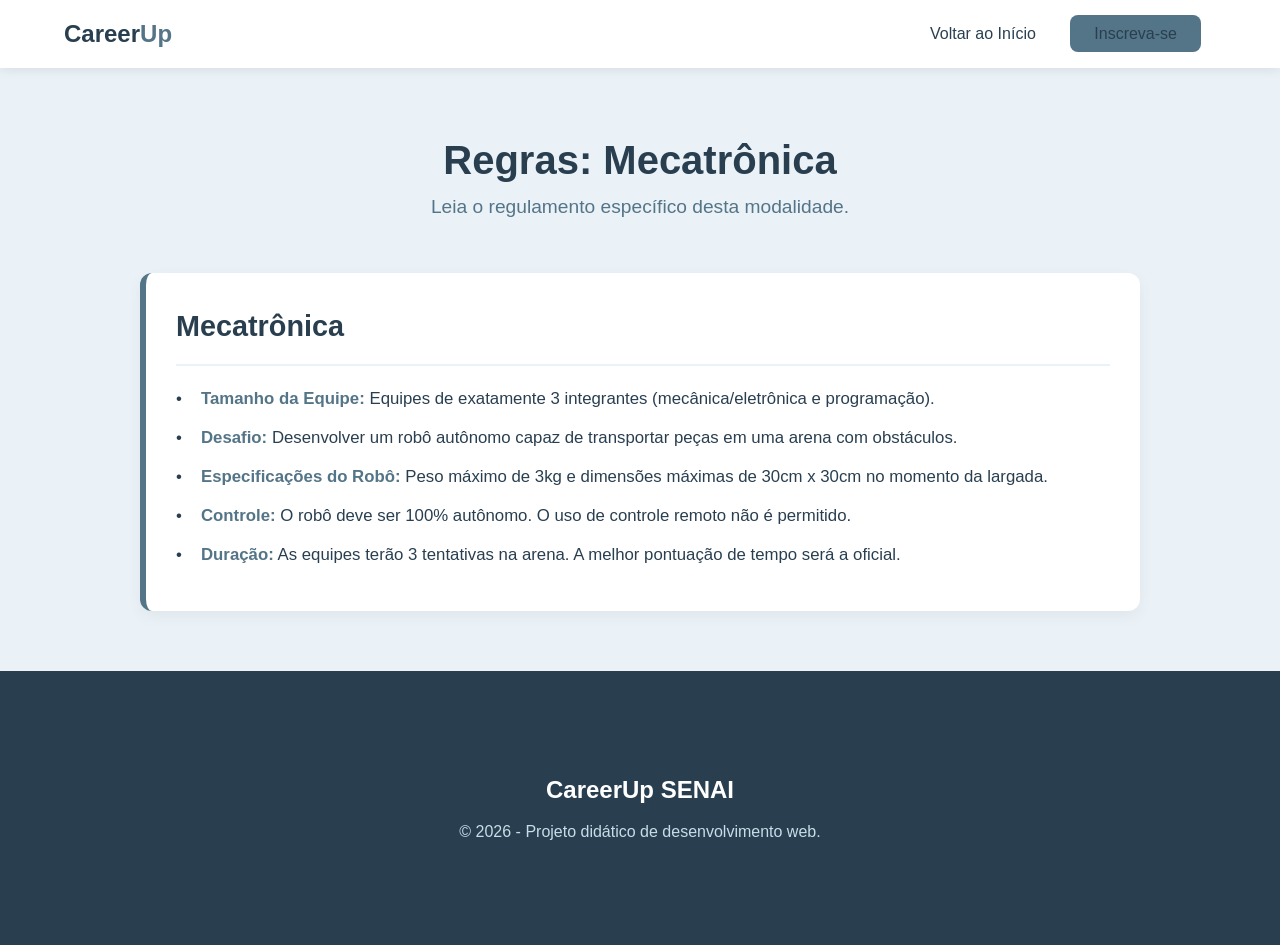
<file: projeto/regras_mecatronica.html>
<!DOCTYPE html>
<html lang="pt-BR">
<head>
    <meta charset="UTF-8">
    <meta name="viewport" content="width=device-width, initial-scale=1.0">
    <title>Regras Mecatrônica - CareerUp SENAI</title>
    <link rel="stylesheet" href="css/regras.css">
</head>
<body>
    <header class="navbar">
        <div class="logo">Career<span>Up</span></div>
        <nav class="menu-principal">
            <a href="index.html">Voltar ao Início</a>
            <a href="formulario.html" class="btn-primario">Inscreva-se</a>
        </nav>
    </header>

    <main class="container">
        <div class="cabecalho-secao">
            <h2>Regras: Mecatrônica</h2>
            <p>Leia o regulamento específico desta modalidade.</p>
        </div>

        <div class="grid-regras">
            <section class="card-regra">
                <div class="titulo-regra">
                    
                    <h3>Mecatrônica</h3>
                </div>
                <ul class="lista-regras">
                    <li><strong>Tamanho da Equipe:</strong> Equipes de exatamente 3 integrantes (mecânica/eletrônica e programação).</li>
                    <li><strong>Desafio:</strong> Desenvolver um robô autônomo capaz de transportar peças em uma arena com obstáculos.</li>
                    <li><strong>Especificações do Robô:</strong> Peso máximo de 3kg e dimensões máximas de 30cm x 30cm no momento da largada.</li>
                    <li><strong>Controle:</strong> O robô deve ser 100% autônomo. O uso de controle remoto não é permitido.</li>
                    <li><strong>Duração:</strong> As equipes terão 3 tentativas na arena. A melhor pontuação de tempo será a oficial.</li>
                </ul>
            </section>
        </div>
    </main>

    <footer>
        <div class="container rodape-conteudo">
            <div class="rodape-logo">CareerUp SENAI</div>
            <p>&copy; 2026 - Projeto didático de desenvolvimento web.</p>
        </div>
    </footer>
</body>
</html>
</file>
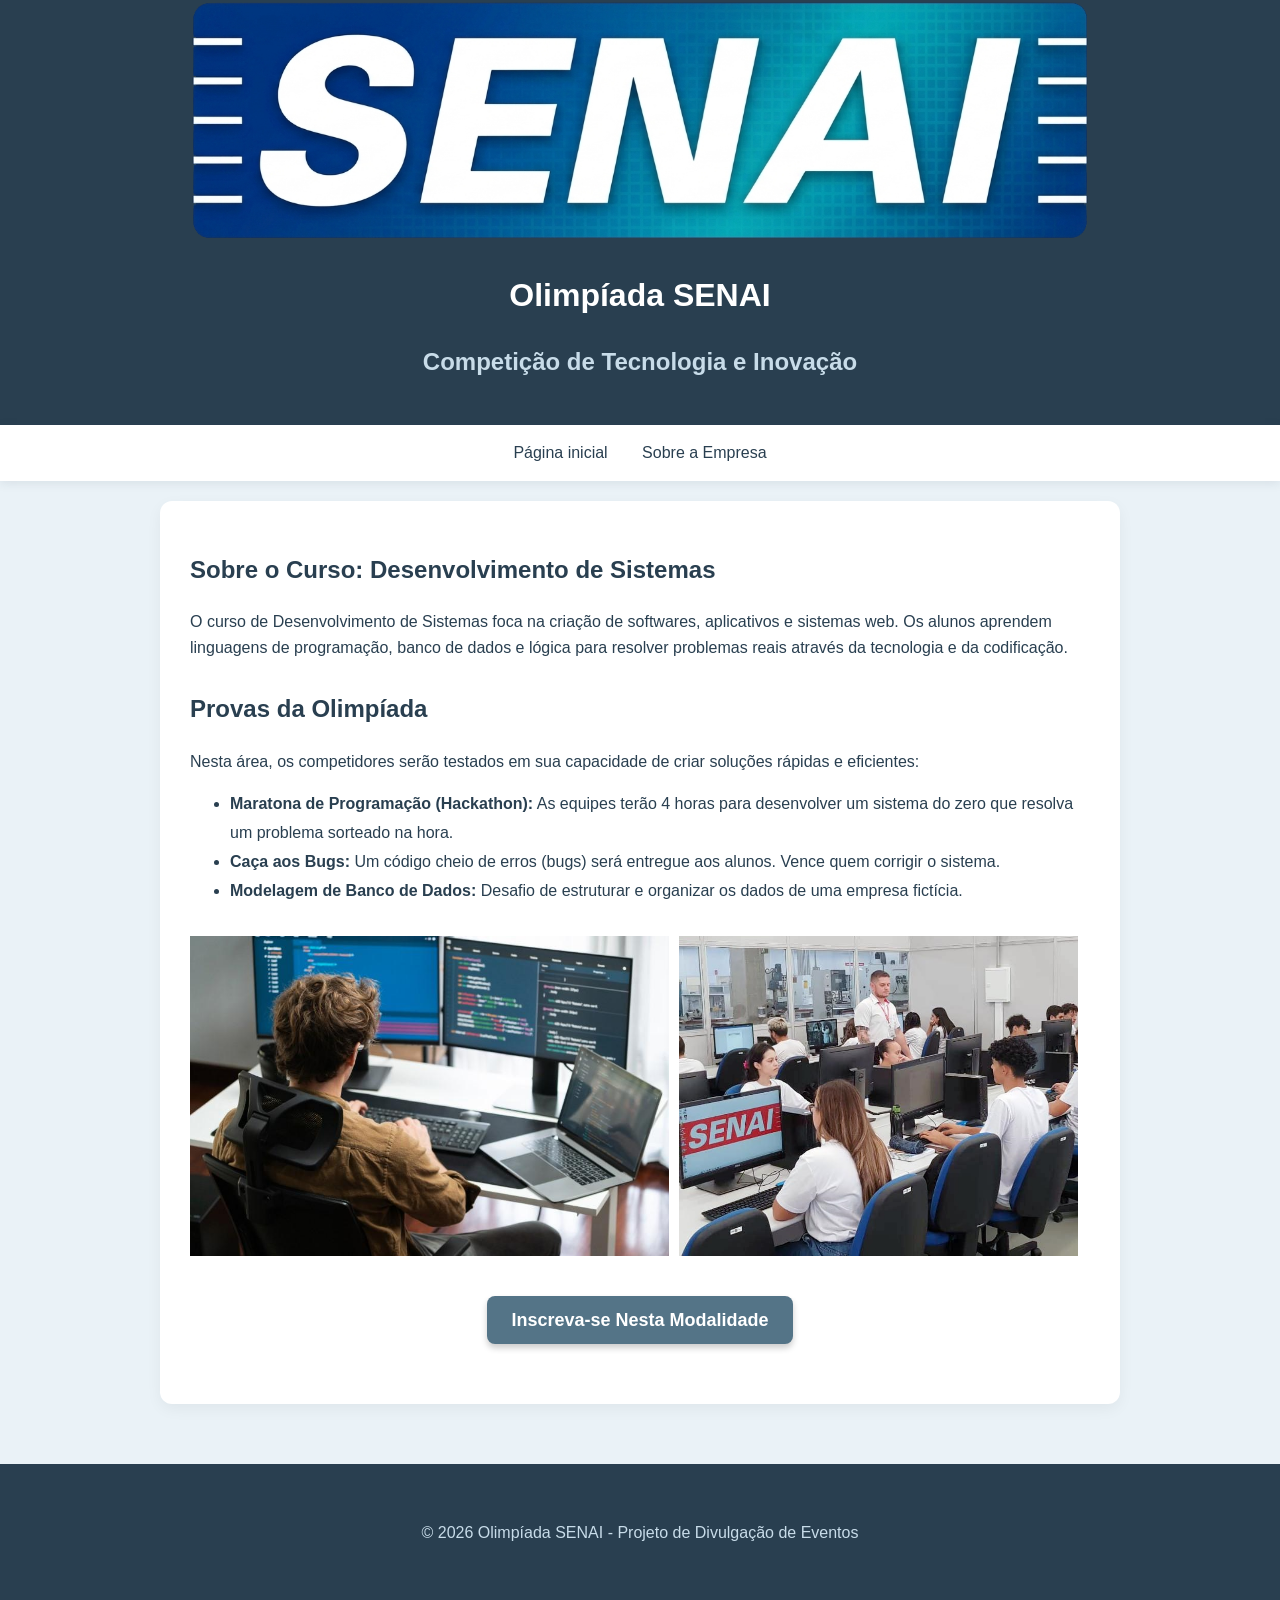
<file: projeto/sistemas.html>
<!DOCTYPE html>
<html lang="pt-BR">

<head>
    <meta charset="UTF-8">
    <meta name="viewport" content="width=device-width, initial-scale=1.0">
    <title>Desenvolvimento de Sistemas - Olimpíada SENAI</title>
    <link rel="stylesheet" href="css/sistemas.css">
</head>

<body>

    <header>
        <img src="imagens/senai_logo_sem_fundo.png" alt="Logo do SENAI" class="logo">
        <h1>Olimpíada SENAI</h1>
        <p>Competição de Tecnologia e Inovação</p>
    </header>

    <nav>
        <a href="index.html">Página inicial</a>
        <a href="sobre.html">Sobre a Empresa</a>
    </nav>

    <main>
        <section id="sobre-curso">
            <h2>Sobre o Curso: Desenvolvimento de Sistemas</h2>
            <p>O curso de Desenvolvimento de Sistemas foca na criação de softwares, aplicativos e sistemas web. Os
                alunos aprendem linguagens de programação, banco de dados e lógica para resolver problemas reais através
                da tecnologia e da codificação.</p>
        </section>

        <section id="provas">
            <h2>Provas da Olimpíada</h2>
            <p>Nesta área, os competidores serão testados em sua capacidade de criar soluções rápidas e eficientes:</p>
            <ul>
                <li><strong>Maratona de Programação (Hackathon):</strong> As equipes terão 4 horas para desenvolver um
                    sistema do zero que resolva um problema sorteado na hora.</li>
                <li><strong>Caça aos Bugs:</strong> Um código cheio de erros (bugs) será entregue aos alunos. Vence quem
                    corrigir o sistema.</li>
                <li><strong>Modelagem de Banco de Dados:</strong> Desafio de estruturar e organizar os dados de uma
                    empresa fictícia.</li>
            </ul>
        </section>
        <section>
            <div class="galeria">
                <img src="imagens/desenvolvimento.jpg" alt="Iamgem 1">
                <img src="imagens/senai.jpg" alt="Imagem 2">
            </div>
        </section>
        <section>
            <div style="text-align: center; margin-top: 40px; margin-bottom: 20px;">
                <a href="formulario.html" class="botao-inscreva-se">Inscreva-se Nesta Modalidade</a>
            </div>
        </section>
    </main>

    <footer>
        <p>&copy; 2026 Olimpíada SENAI - Projeto de Divulgação de Eventos</p>
    </footer>

</body>

</html>
</file>
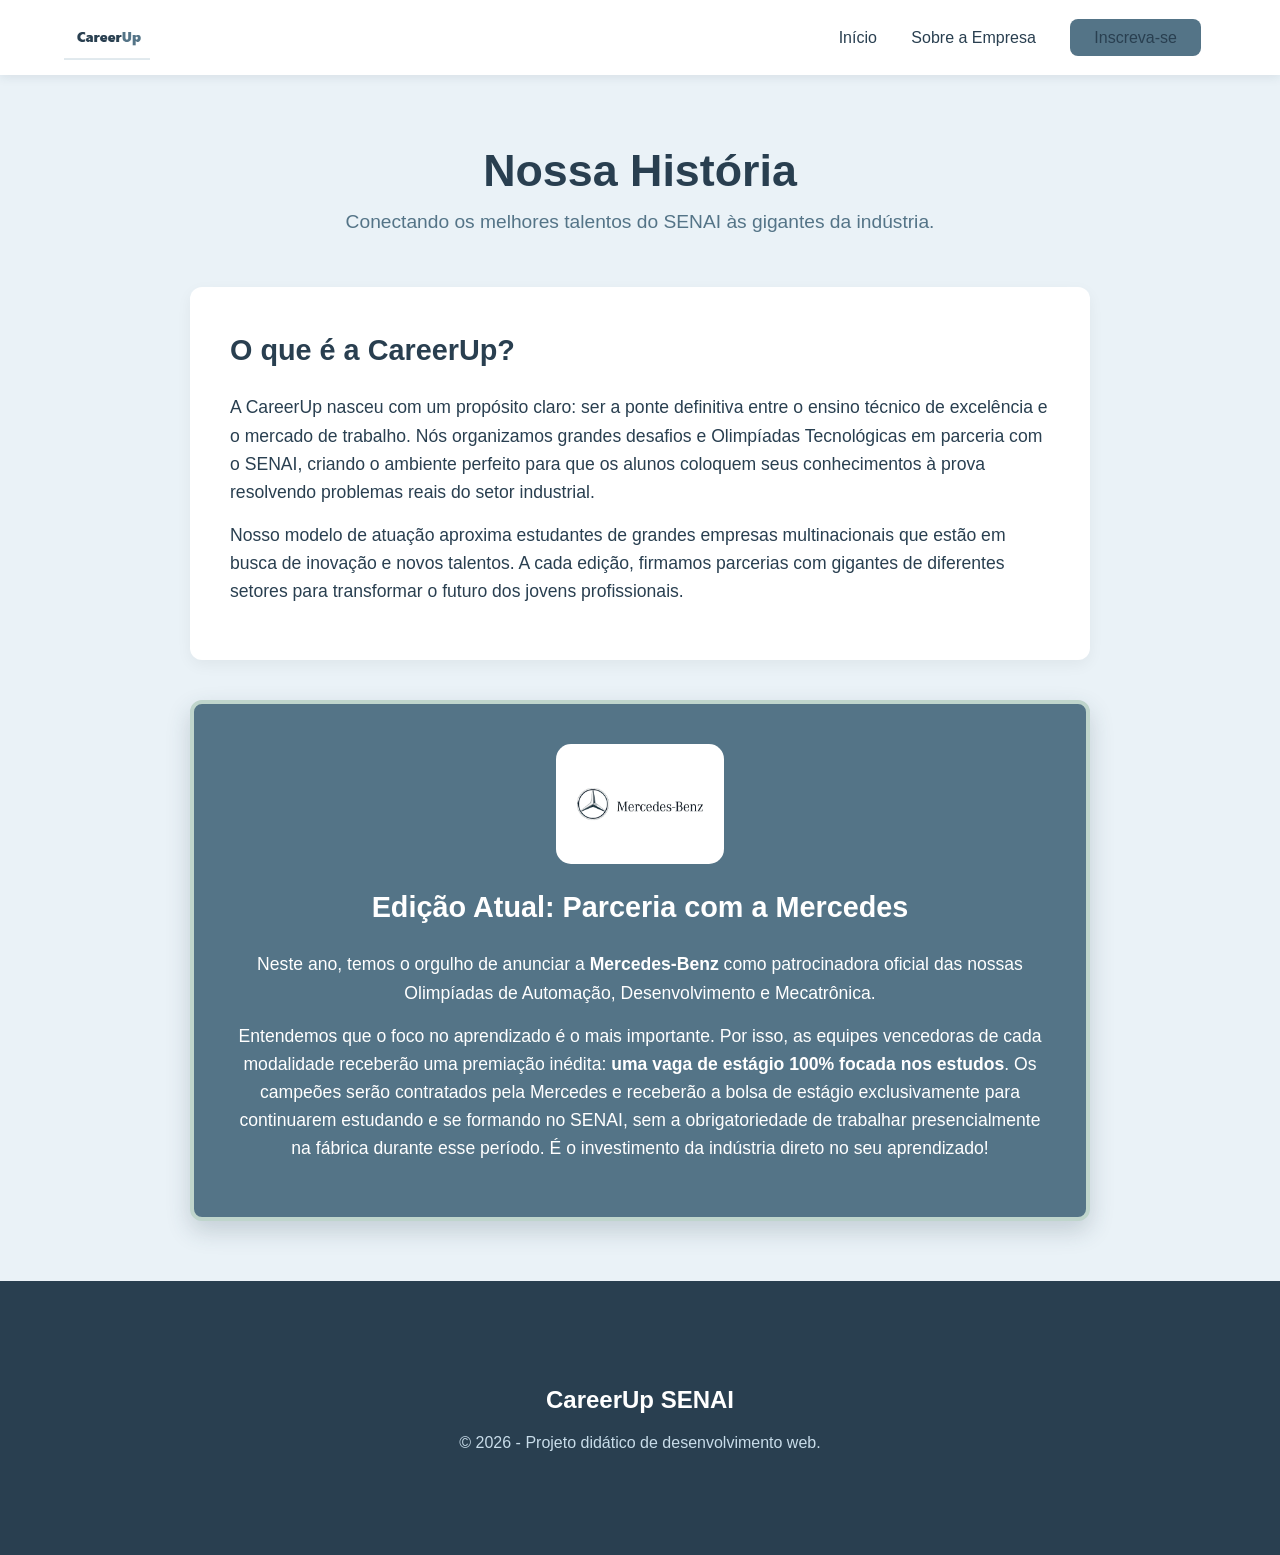
<file: projeto/sobre.html>
<!DOCTYPE html>
<html lang="pt-BR">
<head>
    <meta charset="UTF-8">
    <meta name="viewport" content="width=device-width, initial-scale=1.0">
    <title>Sobre a Empresa - CareerUp</title>
    <link rel="stylesheet" href="css/sobre.css">
</head>
<body>

    <header class="navbar">
        <div class="logo">
            <a href="index.html">
                <img src="imagens/Logoloja.png" alt="Logo CareerUp">
            </a>
        </div>
        <nav class="menu-principal">
            <a href="index.html">Início</a>
            <a href="sobre.html">Sobre a Empresa</a>
            <a href="formulario.html" class="btn-primario">Inscreva-se</a>
        </nav>
    </header>

    <main class="container">
        <div class="cabecalho-secao">
            <h2>Nossa História</h2>
            <p>Conectando os melhores talentos do SENAI às gigantes da indústria.</p>
        </div>

        <div class="conteudo-sobre">
            <section class="bloco-texto">
                <h3>O que é a CareerUp?</h3>
                <p>A CareerUp nasceu com um propósito claro: ser a ponte definitiva entre o ensino técnico de excelência e o mercado de trabalho. Nós organizamos grandes desafios e Olimpíadas Tecnológicas em parceria com o SENAI, criando o ambiente perfeito para que os alunos coloquem seus conhecimentos à prova resolvendo problemas reais do setor industrial.</p>
                <p>Nosso modelo de atuação aproxima estudantes de grandes empresas multinacionais que estão em busca de inovação e novos talentos. A cada edição, firmamos parcerias com gigantes de diferentes setores para transformar o futuro dos jovens profissionais.</p>
            </section>

            <section class="bloco-destaque">
                <img src="imagens/mercedes.png" alt="Logo mercedes">
                <h3>Edição Atual: Parceria com a Mercedes</h3>
                <p>Neste ano, temos o orgulho de anunciar a <strong>Mercedes-Benz</strong> como patrocinadora oficial das nossas Olimpíadas de Automação, Desenvolvimento e Mecatrônica.</p>
                <p>Entendemos que o foco no aprendizado é o mais importante. Por isso, as equipes vencedoras de cada modalidade receberão uma premiação inédita: <strong>uma vaga de estágio 100% focada nos estudos</strong>. Os campeões serão contratados pela Mercedes e receberão a bolsa de estágio exclusivamente para continuarem estudando e se formando no SENAI, sem a obrigatoriedade de trabalhar presencialmente na fábrica durante esse período. É o investimento da indústria direto no seu aprendizado!</p>
            </section>
        </div>
    </main>

    <footer>
        <div class="container rodape-conteudo">
            <div class="rodape-logo">CareerUp SENAI</div>
            <p>&copy; 2026 - Projeto didático de desenvolvimento web.</p>
        </div>
    </footer>

</body>
</html>
</file>
<file: projeto/css/index.css>
:root {
    --fundo-principal: #EAF2F7;
    --fundo-cards: #FFFFFF;
    --destaque-suave: #C8DCE9;                                                    
    --detalhe-verde: #BFD5CC;
    --botoes-principais: #547487;
    --textos-titulos: #293F50;
}

* {
    margin: 0;
    padding: 0;
    box-sizing: border-box;
    font-family: 'Segoe UI', Roboto, Helvetica, Arial, sans-serif;
}

html {
    scroll-behavior: smooth;
}

body {
    background-color: var(--fundo-principal);
    color: var(--textos-titulos);
    line-height: 1.6;
}

.navbar {
    background-color: var(--fundo-cards);
    display: flex;
    justify-content: space-between;
    align-items: center;
    padding: 15px 5%;
    position: sticky;
    top: 0;
    z-index: 1000;
    box-shadow: 0 2px 10px rgba(41, 63, 80, 0.1);
}

.logo {
    font-size: 24px;
    font-weight: 800;
    color: var(--textos-titulos);
}

.logo span {
    color: var(--botoes-principais);
}

.menu-principal a {
    text-decoration: none;
    color: var(--textos-titulos);
    font-weight: 500;
    margin: 0 15px;
    transition: color 0.3s;
}

.menu-principal a:hover {
    color: var(--botoes-principais);
}

.btn-primario {
    background-color: var(--botoes-principais);
    color: #FFFFFF;
    padding: 10px 24px;
    border-radius: 8px;
    text-decoration: none;
    font-weight: bold;
    transition: background-color 0.3s, transform 0.2s;
}

.btn-primario:hover {
    background-color: var(--textos-titulos);
    transform: translateY(-2px);
}

.btn-secundario {
    background-color: transparent;
    color: var(--fundo-cards);
    border: 2px solid var(--fundo-cards);
    padding: 10px 24px;
    border-radius: 8px;
    text-decoration: none;
    font-weight: bold;
    transition: all 0.3s;
}

.btn-secundario:hover {
    background-color: var(--fundo-cards);
    color: var(--textos-titulos);
}

.hero-banner {
    background-color: #293F50; 
    padding: 100px 20px;
    text-align: center;
    border-radius: 50px; 
    margin: 80px auto; 
    max-width: 97%; 
}

.hero-banner h1, 
.hero-banner p {
    color: #FFFFFF;
}

.hero-conteudo h1 {
    font-size: 3.5rem;
    margin-bottom: 15px;
    letter-spacing: -1px;
}

.hero-conteudo p {
    font-size: 1.2rem;
    max-width: 600px;
    margin: 0 auto 30px auto;
    color: var(--destaque-suave);
}

.hero-botoes {
    display: flex;
    gap: 15px;
    justify-content: center;
}

.container {
    width: 90%;
    max-width: 1200px;
    margin: 60px auto;
}

.cabecalho-secao {
    text-align: center;
    margin-bottom: 40px;
}

.cabecalho-secao h2 {
    font-size: 2.2rem;
    color: var(--textos-titulos);
}

.cabecalho-secao p {
    color: var(--botoes-principais);
    font-size: 1.1rem;
}

.grid-cards {
    display: grid;
    grid-template-columns: repeat(auto-fit, minmax(300px, 1fr));
    gap: 30px;
}

.card {
    background-color: var(--fundo-cards);
    border-radius: 12px;
    overflow: hidden;
    box-shadow: 0 5px 15px rgba(0,0,0,0.05);
    transition: transform 0.3s, box-shadow 0.3s;
    display: flex;
    flex-direction: column;
}

.card:hover {
    transform: translateY(-5px);
    box-shadow: 0 10px 25px rgba(41, 63, 80, 0.15);
}

.card-imagem {
    height: 200px;
    background-color: var(--destaque-suave);
    position: relative;
}

.tag {
    position: absolute;
    top: 15px;
    left: 15px;
    background-color: var(--detalhe-verde);
    color: var(--textos-titulos);
    font-size: 0.8rem;
    font-weight: bold;
    padding: 5px 12px;
    border-radius: 20px;
    text-transform: uppercase;
}

.card-conteudo {
    padding: 25px;
    flex-grow: 1;
    display: flex;
    flex-direction: column;
}

.card-conteudo h3 {
    font-size: 1.4rem;
    margin-bottom: 10px;
}

.card-conteudo p {
    font-size: 0.95rem;
    margin-bottom: 20px;
    flex-grow: 1;
}

.link-card {
    text-decoration: none;
    color: var(--botoes-principais);
    font-weight: bold;
    transition: color 0.3s;
}

.link-card:hover {
    color: var(--textos-titulos);
}

footer {
    background-color: var(--textos-titulos);
    color: var(--destaque-suave);
    text-align: center;
    padding: 40px 0;
    margin-top: 60px;
}

.rodape-logo {
    font-size: 1.5rem;
    font-weight: bold;
    color: var(--fundo-cards);
    margin-bottom: 10px;
}

@media (max-width: 768px) {
    .navbar {
        flex-direction: column;
        gap: 15px;
    }
    .hero-conteudo h1 {
        font-size: 2.5rem;
    }
}

/* CONSEGUI AJUSTAR AS IMAGENS DAS MODALIDADES - IGOR SUSAE */

.card-imagem {
    height: 220px; 
    position: relative;
    overflow: hidden; 
}

.card-imagem img {
    width: 100%;
    height: 100%;
    object-fit: cover;
    display: block;
}

.timeline-content, .faq-item {
    background-color: var(--fundo-cards);
    border-radius: 12px;
    box-shadow: 0 4px 12px rgba(0, 0, 0, 0.05);
    transition: transform 0.2s ease;
}

.timeline, .faq-lista {
    max-width: 800px;
    margin: 0 auto;
}

/*  CRONOGRAMA (TIMELINE) */
.timeline {
    position: relative;
    padding: 10px 0;
}

.timeline::before { 
    content: '';
    position: absolute;
    left: 20px; top: 0; bottom: 0;
    width: 4px;
    background: var(--destaque-suave);
}

.timeline-item {
    position: relative;
    padding-left: 50px;
    margin-bottom: 25px;
}

.timeline-dot { 
    display: none;
    left: 12px; top: 15px;
    width: 20px; height: 20px;
    background: var(--botoes-principais);
    border-radius: 50%;
    border: 4px solid var(--fundo-principal);
}

.timeline-content { padding: 20px; }
.timeline-content:hover { transform: translateY(-3px); }
.timeline-content h3 { margin: 0 0 5px; font-size: 1.3rem; }
.timeline-content .data { color: var(--botoes-principais); font-weight: bold; margin-bottom: 10px; display: block;}
.timeline-content p { margin: 0; }

/* DÚVIDAS FREQUENTES (FAQ) */
.faq-lista {
    display: flex;
    flex-direction: column;
    gap: 15px;
}

.faq-item summary {
    padding: 20px;
    font-weight: bold;
    cursor: pointer;
    list-style: none; 
    display: flex;
    justify-content: space-between;
    align-items: center;
}

.faq-item summary::-webkit-details-marker { display: none; } /* Remove seta no Chrome antigo */

.faq-item summary::after {
    content: '+';
    font-size: 1.5rem;
    color: var(--botoes-principais);
}

.faq-item[open] summary::after { content: '-'; }

.faq-resposta {
    padding: 0 20px 20px;
    border-top: 1px solid var(--fundo-principal);
    margin-top: 5px;
    padding-top: 15px;
}
</file>
<file: formulario.css>
body { font-family: Arial, sans-serif;
       margin: 0;
       padding: 0;
       background-color: #f4f4f4;
       color: #333; }

header { background-color: #E3000F;
         color: white;
         padding: 20px;
         text-align: center; }

nav { background-color: #333;
      padding: 15px;
      text-align: center; }

nav a { color: white;
        text-decoration: none;
        margin: 0 15px;
        font-weight: bold; }

nav a:hover { text-decoration: underline;
              color: #E3000F; }

main { padding: 30px;
       max-width: 600px;
       margin: 20px auto;
       background-color: white;
       box-shadow: 0 0 10px rgba(0,0,0,0.1);
       border-radius: 8px; }

h2 { color: #E3000F;
     text-align: center; }

p { text-align: center;
    margin-bottom: 20px; }

.campo { margin-bottom: 15px; }

.campo label { display: block;
               font-weight: bold;
               margin-bottom: 5px; }

.campo input, 
.campo select { width: 100%;
                padding: 10px;
                border: 1px solid #ccc;
                border-radius: 5px;
                box-sizing: border-box; }

.botao-enviar { display: block;
              width: 100%;
              background-color: #E3000F;
              color: white;
              border: none;
              padding: 15px;
              font-size: 16px;
              font-weight: bold;
              border-radius: 5px;
              cursor: pointer;
              margin-top: 20px; }

.botao-enviar:hover { background-color: #b3000b; }

footer { background-color: #333;
         color: white;
         text-align: center;
         padding: 15px;
         margin-top: 40px; }

.botao-inscreva-se { display: inline-block;
                   background-color: #E3000F;
                   color: white;
                   text-decoration: none;
                   padding: 15px 30px;
                   font-size: 18px;
                   font-weight: bold;
                   border-radius: 5px;
                   box-shadow: 0 4px 6px rgba(0,0,0,0.2); }

.botao-inscreva-se:hover { background-color: #b3000b; 
                         text-decoration: none; }
</file>
<file: projeto/css/automacao.css>
:root {
    --fundo-principal: #EAF2F7;
    --fundo-cards: #FFFFFF;
    --destaque-suave: #C8DCE9;
    --detalhe-verde: #BFD5CC;
    --botoes-principais: #547487;
    --textos-titulos: #293F50;
}

body { font-family: 'Segoe UI', Roboto, Helvetica, Arial, sans-serif;
       margin: 0;
       padding: 0;
       background-color: var(--fundo-principal);
       color: var(--textos-titulos);
       line-height: 1.6; }

header { background-color: var(--textos-titulos);
         color: #FFFFFF;
         padding: 20px;
         padding-top: 0px;
         text-align: center; }

header p { font-size: 24px;
           font-weight: bold;
           margin-top: 10px;
           color: var(--destaque-suave); }

nav { background-color: var(--fundo-cards);
      padding: 15px;
      text-align: center;
      box-shadow: 0 2px 10px rgba(41, 63, 80, 0.1); }

nav a { color: var(--textos-titulos);
        text-decoration: none;
        margin: 0 15px;
        font-weight: 500;
        transition: color 0.3s; }

nav a:hover { text-decoration: underline;
              color: var(--botoes-principais); }

main { padding: 30px;
       max-width: 900px;
       margin: 20px auto;
       background-color: var(--fundo-cards);
       box-shadow: 0 5px 15px rgba(0, 0, 0, 0.05);
       border-radius: 12px; }

section { margin-bottom: 30px; }

h1, h2 { color: var(--textos-titulos); }

header h1 { color: #FFFFFF; }

footer { background-color: var(--textos-titulos);
         color: var(--destaque-suave);
         text-align: center;
         padding: 40px 0;
         margin-top: 60px; }

ul { line-height: 1.8; }

.galeria { display: flex;
           gap: 10px;
           width: 270px;
           height: 270px;
           object-fit: cover; }

.logo { max-width: 900px;
        height: auto; }

.botao-inscreva-se { display: inline-block;
                     background-color: var(--botoes-principais);
                     color: #FFFFFF;
                     text-decoration: none;
                     padding: 10px 24px;
                     font-size: 18px;
                     font-weight: bold;
                     border-radius: 8px;
                     box-shadow: 0 4px 6px rgba(0, 0, 0, 0.2);
                     transition: background-color 0.3s, transform 0.2s; }

.botao-inscreva-se:hover { background-color: var(--textos-titulos);
                           transform: translateY(-2px); }
</file>
<file: projeto/css/formulario.css>
:root {
       --fundo-principal: #EAF2F7;
       --fundo-cards: #FFFFFF;
       --destaque-suave: #C8DCE9;
       --detalhe-verde: #BFD5CC;
       --botoes-principais: #547487;
       --textos-titulos: #293F50;
}

body {
       font-family: 'Segoe UI', Roboto, Helvetica, Arial, sans-serif;
       margin: 0;
       padding: 0;
       background-color: var(--fundo-principal);
       color: var(--textos-titulos);
       line-height: 1.6;
}

header {
       background-color: var(--textos-titulos);
       color: #FFFFFF;
       padding: 20px;
       padding-top: 0px;
       text-align: center;
}

header p {
       font-size: 24px;
       font-weight: bold;
       margin-top: 10px;
       color: var(--destaque-suave);
}

nav {
       background-color: var(--fundo-cards);
       padding: 15px;
       text-align: center;
       box-shadow: 0 2px 10px rgba(41, 63, 80, 0.1);
}

nav a {
       color: var(--textos-titulos);
       text-decoration: none;
       margin: 0 15px;
       font-weight: 500;
       transition: color 0.3s;
}

nav a:hover {
       text-decoration: underline;
       color: var(--botoes-principais);
}

main {
       padding: 40px 30px;
       max-width: 600px;
       margin: 40px auto;
       background-color: var(--fundo-cards);
       box-shadow: 0 5px 15px rgba(0, 0, 0, 0.05);
       border-radius: 12px;
}

h2 {
       color: var(--textos-titulos);
       text-align: center;
       margin-bottom: 30px;
}

form {
       display: flex;
       flex-direction: column;
       gap: 20px;
}

.grupo-form {
       display: flex;
       flex-direction: column;
}

label {
       font-weight: bold;
       margin-bottom: 8px;
       color: var(--textos-titulos);
}

input,
select,
textarea {
       padding: 12px 15px;
       border: 2px solid var(--destaque-suave);
       border-radius: 8px;
       font-size: 16px;
       font-family: inherit;
       color: var(--textos-titulos);
       background-color: var(--fundo-principal);
       transition: border-color 0.3s, background-color 0.3s;
}

input:focus,
select:focus,
textarea:focus {
       outline: none;
       border-color: var(--botoes-principais);
       background-color: var(--fundo-cards);
}

textarea {
       resize: vertical;
       min-height: 100px;
}

button[type="submit"] {
       background-color: var(--botoes-principais);
       color: #FFFFFF;
       border: none;
       padding: 15px;
       font-size: 18px;
       font-weight: bold;
       border-radius: 8px;
       cursor: pointer;
       box-shadow: 0 4px 6px rgba(0, 0, 0, 0.2);
       transition: background-color 0.3s, transform 0.2s;
       margin-top: 10px;
}

button[type="submit"]:hover {
       background-color: var(--textos-titulos);
       transform: translateY(-2px);
}

footer {
       background-color: var(--textos-titulos);
       color: var(--destaque-suave);
       text-align: center;
       padding: 40px 0;
       margin-top: 60px;
}
</file>
<file: projeto/css/mecatronica.css>
:root {
    --fundo-principal: #EAF2F7;
    --fundo-cards: #FFFFFF;
    --destaque-suave: #C8DCE9;
    --detalhe-verde: #BFD5CC;
    --botoes-principais: #547487;
    --textos-titulos: #293F50;
}

body { font-family: 'Segoe UI', Roboto, Helvetica, Arial, sans-serif;
       margin: 0;
       padding: 0;
       background-color: var(--fundo-principal);
       color: var(--textos-titulos);
       line-height: 1.6; }

header { background-color: var(--textos-titulos);
         color: #FFFFFF;
         padding: 20px;
         padding-top: 0px;
         text-align: center; }

header p { font-size: 24px;
           font-weight: bold;
           margin-top: 10px;
           color: var(--destaque-suave); }

nav { background-color: var(--fundo-cards);
      padding: 15px;
      text-align: center;
      box-shadow: 0 2px 10px rgba(41, 63, 80, 0.1); }

nav a { color: var(--textos-titulos);
        text-decoration: none;
        margin: 0 15px;
        font-weight: 500;
        transition: color 0.3s; }

nav a:hover { text-decoration: underline;
              color: var(--botoes-principais); }

main { padding: 30px;
       max-width: 900px;
       margin: 20px auto;
       background-color: var(--fundo-cards);
       box-shadow: 0 5px 15px rgba(0, 0, 0, 0.05);
       border-radius: 12px; }

section { margin-bottom: 30px; }

h1, h2 { color: var(--textos-titulos); }

header h1 { color: #FFFFFF; }

footer { background-color: var(--textos-titulos);
         color: var(--destaque-suave);
         text-align: center;
         padding: 40px 0;
         margin-top: 60px; }

ul { line-height: 1.8; }

.galeria { display: flex;
           gap: 10px;
           width: 300px;
           height: 300px;
           object-fit: cover; }

.logo { max-width: 900px;
        height: auto; }

.botao-inscreva-se { display: inline-block;
                     background-color: var(--botoes-principais);
                     color: #FFFFFF;
                     text-decoration: none;
                     padding: 10px 24px;
                     font-size: 18px;
                     font-weight: bold;
                     border-radius: 8px;
                     box-shadow: 0 4px 6px rgba(0, 0, 0, 0.2);
                     transition: background-color 0.3s, transform 0.2s; }

.botao-inscreva-se:hover { background-color: var(--textos-titulos);
                           transform: translateY(-2px); }
</file>
<file: projeto/css/regras.css>
:root {
    --fundo-principal: #EAF2F7;
    --fundo-cards: #FFFFFF;
    --destaque-suave: #C8DCE9;
    --detalhe-verde: #BFD5CC;
    --botoes-principais: #547487;
    --textos-titulos: #293F50;
}

* {
    margin: 0;
    padding: 0;
    box-sizing: border-box;
    font-family: 'Segoe UI', Roboto, Helvetica, Arial, sans-serif;
}

body {
    background-color: var(--fundo-principal);
    color: var(--textos-titulos);
    line-height: 1.6;
}

.navbar {
    background-color: var(--fundo-cards);
    display: flex;
    justify-content: space-between;
    align-items: center;
    padding: 15px 5%;
    position: sticky;
    top: 0;
    z-index: 1000;
    box-shadow: 0 2px 10px rgba(41, 63, 80, 0.1);
}

.logo {
    font-size: 24px;
    font-weight: 800;
    color: var(--textos-titulos);
}

.logo span {
    color: var(--botoes-principais);
}

.menu-principal a {
    text-decoration: none;
    color: var(--textos-titulos);
    font-weight: 500;
    margin: 0 15px;
    transition: color 0.3s;
}

.menu-principal a:hover {
    color: var(--botoes-principais);
}

.btn-primario {
    background-color: var(--botoes-principais);
    color: #FFFFFF;
    padding: 10px 24px;
    border-radius: 8px;
    text-decoration: none;
    font-weight: bold;
    transition: background-color 0.3s, transform 0.2s;
}

.btn-primario:hover {
    background-color: var(--textos-titulos);
    color: #FFFFFF;
    transform: translateY(-2px);
}

.container {
    width: 90%;
    max-width: 1000px;
    margin: 60px auto;
}

.cabecalho-secao {
    text-align: center;
    margin-bottom: 50px;
}

.cabecalho-secao h2 {
    font-size: 2.5rem;
    color: var(--textos-titulos);
}

.cabecalho-secao p {
    color: var(--botoes-principais);
    font-size: 1.2rem;
}

.grid-regras {
    display: flex;
    flex-direction: column;
    gap: 30px;
}

.card-regra {
    background-color: var(--fundo-cards);
    border-radius: 12px;
    padding: 30px;
    box-shadow: 0 5px 15px rgba(0,0,0,0.05);
    border-left: 6px solid var(--botoes-principais);
}

.titulo-regra {
    display: flex;
    align-items: center;
    gap: 15px;
    margin-bottom: 20px;
    border-bottom: 2px solid var(--fundo-principal);
    padding-bottom: 15px;
}

.titulo-regra h3 {
    font-size: 1.8rem;
    color: var(--textos-titulos);
}

.tag {
    background-color: var(--detalhe-verde);
    color: var(--textos-titulos);
    font-size: 0.85rem;
    font-weight: bold;
    padding: 5px 12px;
    border-radius: 20px;
    text-transform: uppercase;
}

.lista-regras {
    list-style-type: none;
}

.lista-regras li {
    margin-bottom: 12px;
    font-size: 1.05rem;
    position: relative;
    padding-left: 25px;
}

.lista-regras li::before {
    content: "•";
    position: absolute;
    left: 0;
    top: 0;
}

.lista-regras li strong {
    color: var(--botoes-principais);
}

footer {
    background-color: var(--textos-titulos);
    color: var(--destaque-suave);
    text-align: center;
    padding: 40px 0;
    margin-top: 60px;
}

.rodape-logo {
    font-size: 1.5rem;
    font-weight: bold;
    color: var(--fundo-cards);
    margin-bottom: 10px;
}
</file>
<file: projeto/css/sistemas.css>
:root {
    --fundo-principal: #EAF2F7;
    --fundo-cards: #FFFFFF;
    --destaque-suave: #C8DCE9;
    --detalhe-verde: #BFD5CC;
    --botoes-principais: #547487;
    --textos-titulos: #293F50;
}

body { font-family: 'Segoe UI', Roboto, Helvetica, Arial, sans-serif;
       margin: 0;
       padding: 0;
       background-color: var(--fundo-principal);
       color: var(--textos-titulos);
       line-height: 1.6; }

header { background-color: var(--textos-titulos);
         color: #FFFFFF;
         padding: 20px;
         padding-top: 0px;
         text-align: center; }

header p { font-size: 24px;
           font-weight: bold;
           margin-top: 10px;
           color: var(--destaque-suave); }

nav { background-color: var(--fundo-cards);
      padding: 15px;
      text-align: center;
      box-shadow: 0 2px 10px rgba(41, 63, 80, 0.1); }

nav a { color: var(--textos-titulos);
        text-decoration: none;
        margin: 0 15px;
        font-weight: 500;
        transition: color 0.3s; }

nav a:hover { text-decoration: underline;
              color: var(--botoes-principais); }

main { padding: 30px;
       max-width: 900px;
       margin: 20px auto;
       background-color: var(--fundo-cards);
       box-shadow: 0 5px 15px rgba(0, 0, 0, 0.05);
       border-radius: 12px; }

section { margin-bottom: 30px; }

h1, h2 { color: var(--textos-titulos); }

header h1 { color: #FFFFFF; }

footer { background-color: var(--textos-titulos);
         color: var(--destaque-suave);
         text-align: center;
         padding: 40px 0;
         margin-top: 60px; }

ul { line-height: 1.8; }

.galeria { display: flex;
           gap: 10px;
           width: 320px;
           height: 320px;
           object-fit: cover; }

.logo { max-width: 900px;
        height: auto; }

.botao-inscreva-se { display: inline-block;
                     background-color: var(--botoes-principais);
                     color: #FFFFFF;
                     text-decoration: none;
                     padding: 10px 24px;
                     font-size: 18px;
                     font-weight: bold;
                     border-radius: 8px;
                     box-shadow: 0 4px 6px rgba(0, 0, 0, 0.2);
                     transition: background-color 0.3s, transform 0.2s; }

.botao-inscreva-se:hover { background-color: var(--textos-titulos);
                           transform: translateY(-2px); }
</file>
<file: projeto/css/sobre.css>
:root {
    --fundo-principal: #EAF2F7;
    --fundo-cards: #FFFFFF;
    --destaque-suave: #C8DCE9;
    --detalhe-verde: #BFD5CC;
    --botoes-principais: #547487;
    --textos-titulos: #293F50;
}

* {
    margin: 0;
    padding: 0;
    box-sizing: border-box;
    font-family: 'Segoe UI', Roboto, Helvetica, Arial, sans-serif;
}

body {
    background-color: var(--fundo-principal);
    color: var(--textos-titulos);
    line-height: 1.6;
}

.navbar {
    background-color: var(--fundo-cards);
    display: flex;
    justify-content: space-between;
    align-items: center;
    padding: 15px 5%;
    position: sticky;
    top: 0;
    z-index: 1000;
    box-shadow: 0 2px 10px rgba(41, 63, 80, 0.1);
}

.logo a {
    display: flex;
    align-items: center;
    text-decoration: none;
}

.logo img {
    max-height: 45px;
    width: auto;
    display: block;
}

.menu-principal a {
    text-decoration: none;
    color: var(--textos-titulos);
    font-weight: 500;
    margin: 0 15px;
    transition: color 0.3s;
}

.menu-principal a:hover {
    color: var(--botoes-principais);
}

.btn-primario {
    background-color: var(--botoes-principais);
    color: #FFFFFF;
    padding: 10px 24px;
    border-radius: 8px;
    text-decoration: none;
    font-weight: bold;
    transition: background-color 0.3s, transform 0.2s;
}

.btn-primario:hover {
    background-color: var(--textos-titulos);
    color: #FFFFFF;
    transform: translateY(-2px);
}

.container {
    width: 90%;
    max-width: 900px;
    margin: 60px auto;
}

.cabecalho-secao {
    text-align: center;
    margin-bottom: 50px;
}

.cabecalho-secao h2 {
    font-size: 2.8rem;
    color: var(--textos-titulos);
}

.cabecalho-secao p {
    color: var(--botoes-principais);
    font-size: 1.2rem;
}

.conteudo-sobre {
    display: flex;
    flex-direction: column;
    gap: 40px;
}

.bloco-texto {
    background-color: var(--fundo-cards);
    padding: 40px;
    border-radius: 12px;
    box-shadow: 0 5px 15px rgba(0,0,0,0.05);
}

.bloco-texto h3 {
    font-size: 1.8rem;
    margin-bottom: 20px;
    color: var(--textos-titulos);
}

.bloco-texto p {
    font-size: 1.1rem;
    margin-bottom: 15px;
    color: var(--textos-titulos);
}

.bloco-destaque {
    background-color: var(--botoes-principais);
    color: #FFFFFF;
    padding: 40px;
    border-radius: 12px;
    box-shadow: 0 10px 25px rgba(41, 63, 80, 0.2);
    text-align: center;
    position: relative;
    border: 4px solid var(--detalhe-verde);
}

.destaque-icone {
    font-size: 3rem;
    margin-bottom: 15px;
}

.bloco-destaque h3 {
    font-size: 1.8rem;
    margin-bottom: 20px;
}

.bloco-destaque p {
    font-size: 1.1rem;
    margin-bottom: 15px;
}

footer {
    background-color: var(--textos-titulos);
    color: var(--destaque-suave);
    text-align: center;
    padding: 40px 0;
    margin-top: 60px;
}

.rodape-logo {
    font-size: 1.5rem;
    font-weight: bold;
    color: var(--fundo-cards);
    margin-bottom: 10px;
}



.bloco-destaque img {
    max-width: 100%;
    height: auto;
    max-height: 120px;
    margin: 0 auto 20px auto;
    display: block;
    
    border-radius: 15px; 
}
</file>
